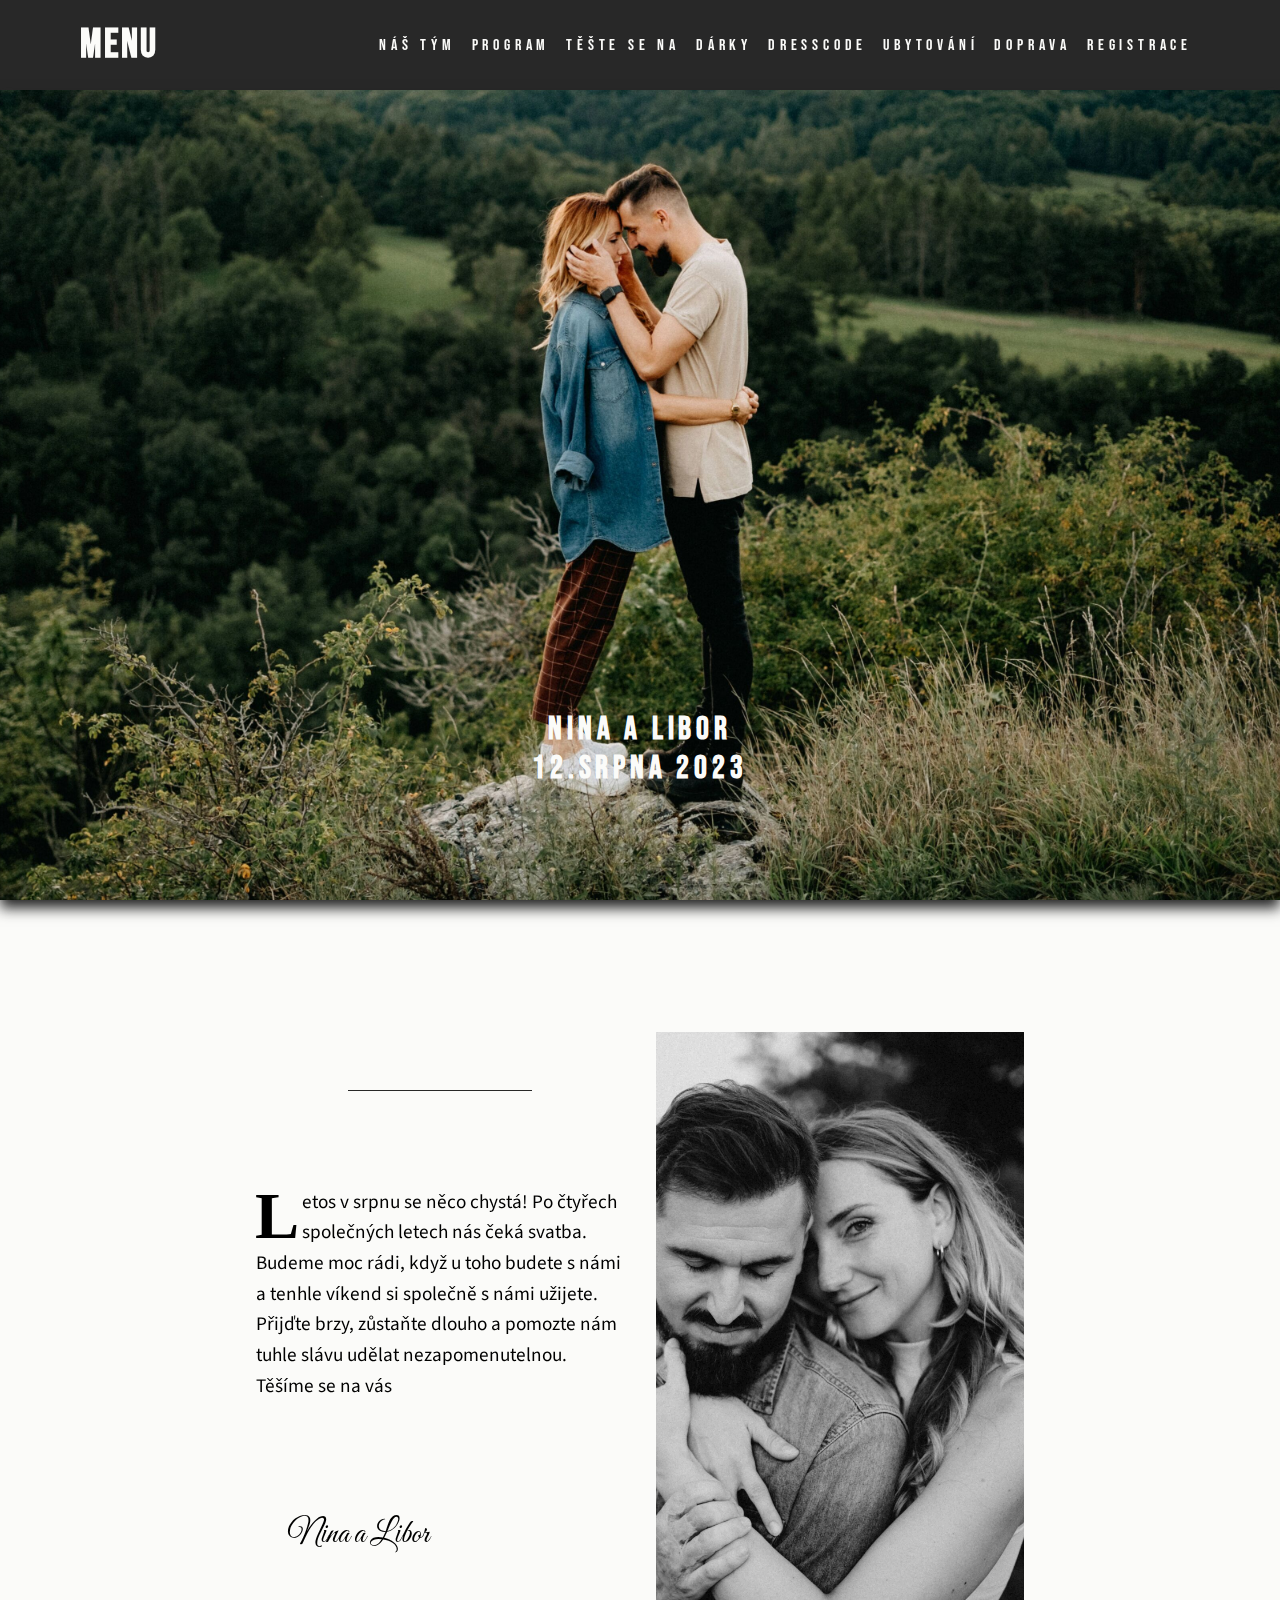
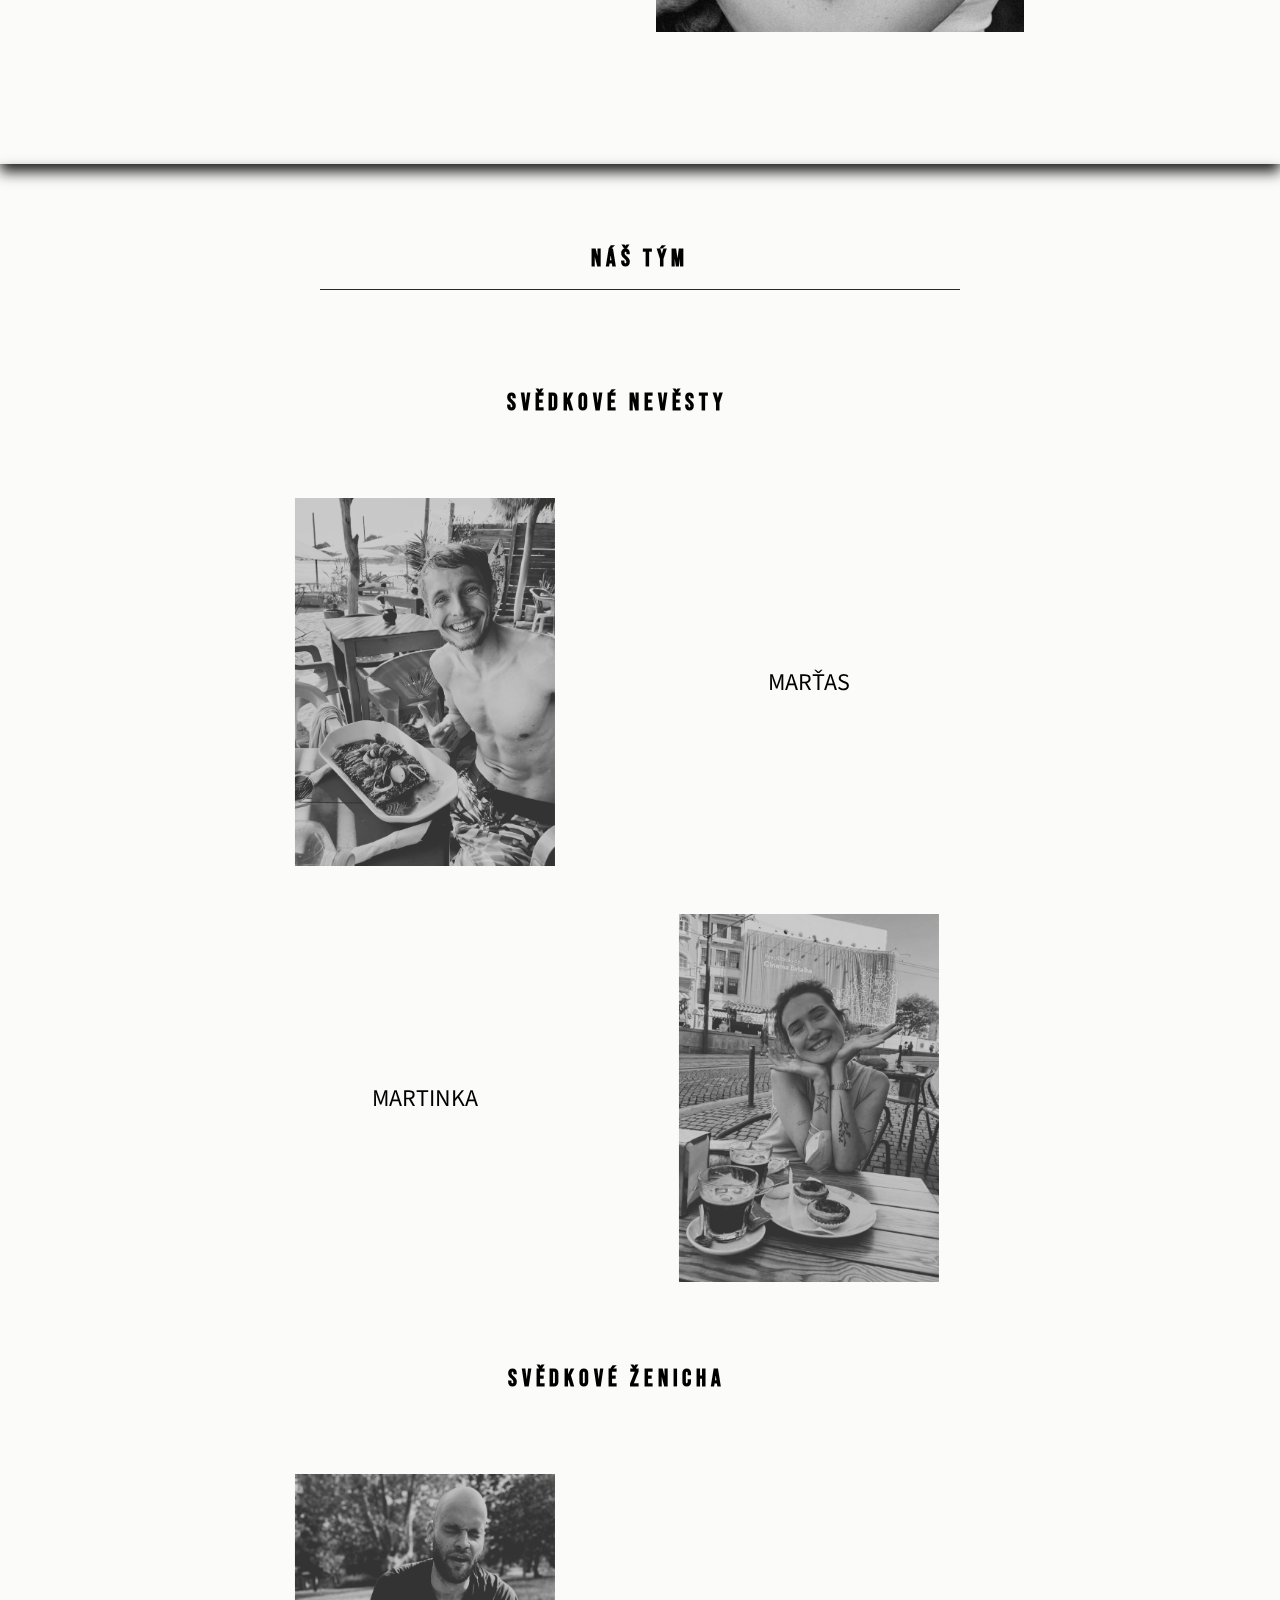
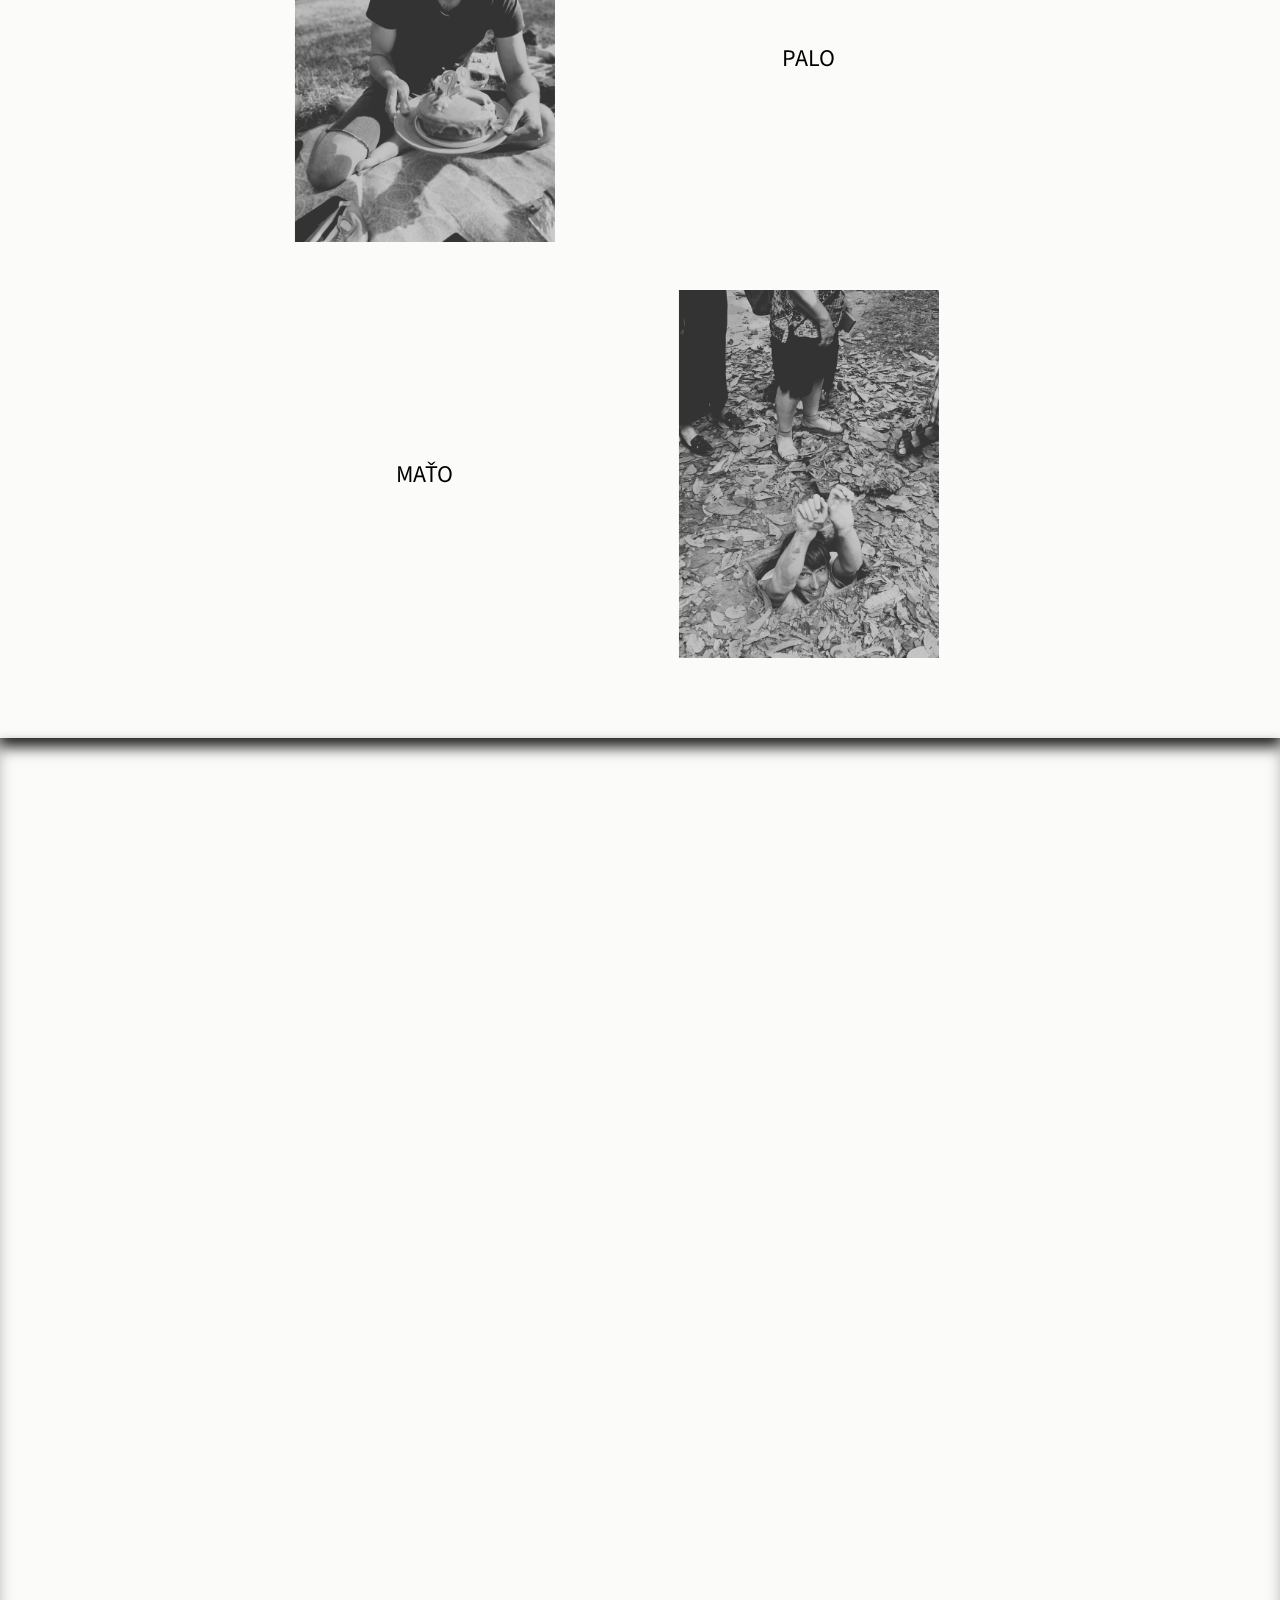
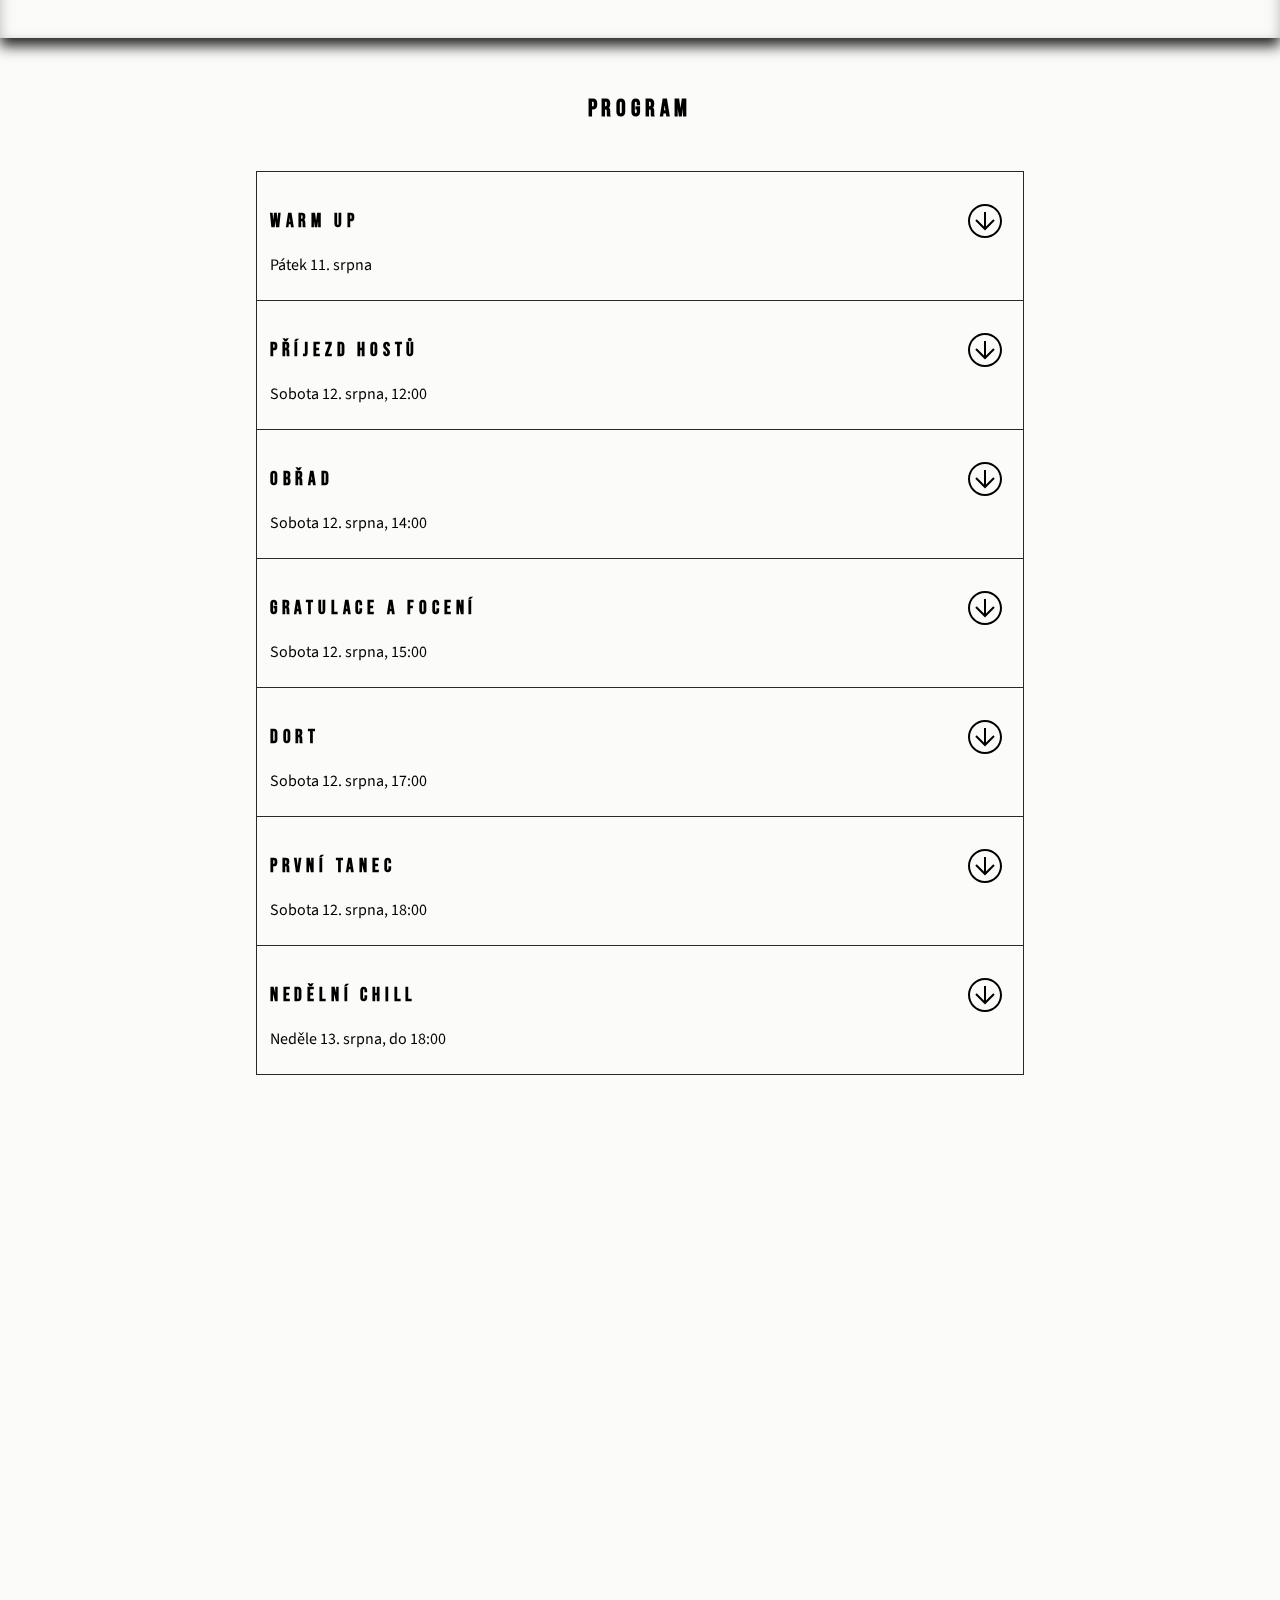
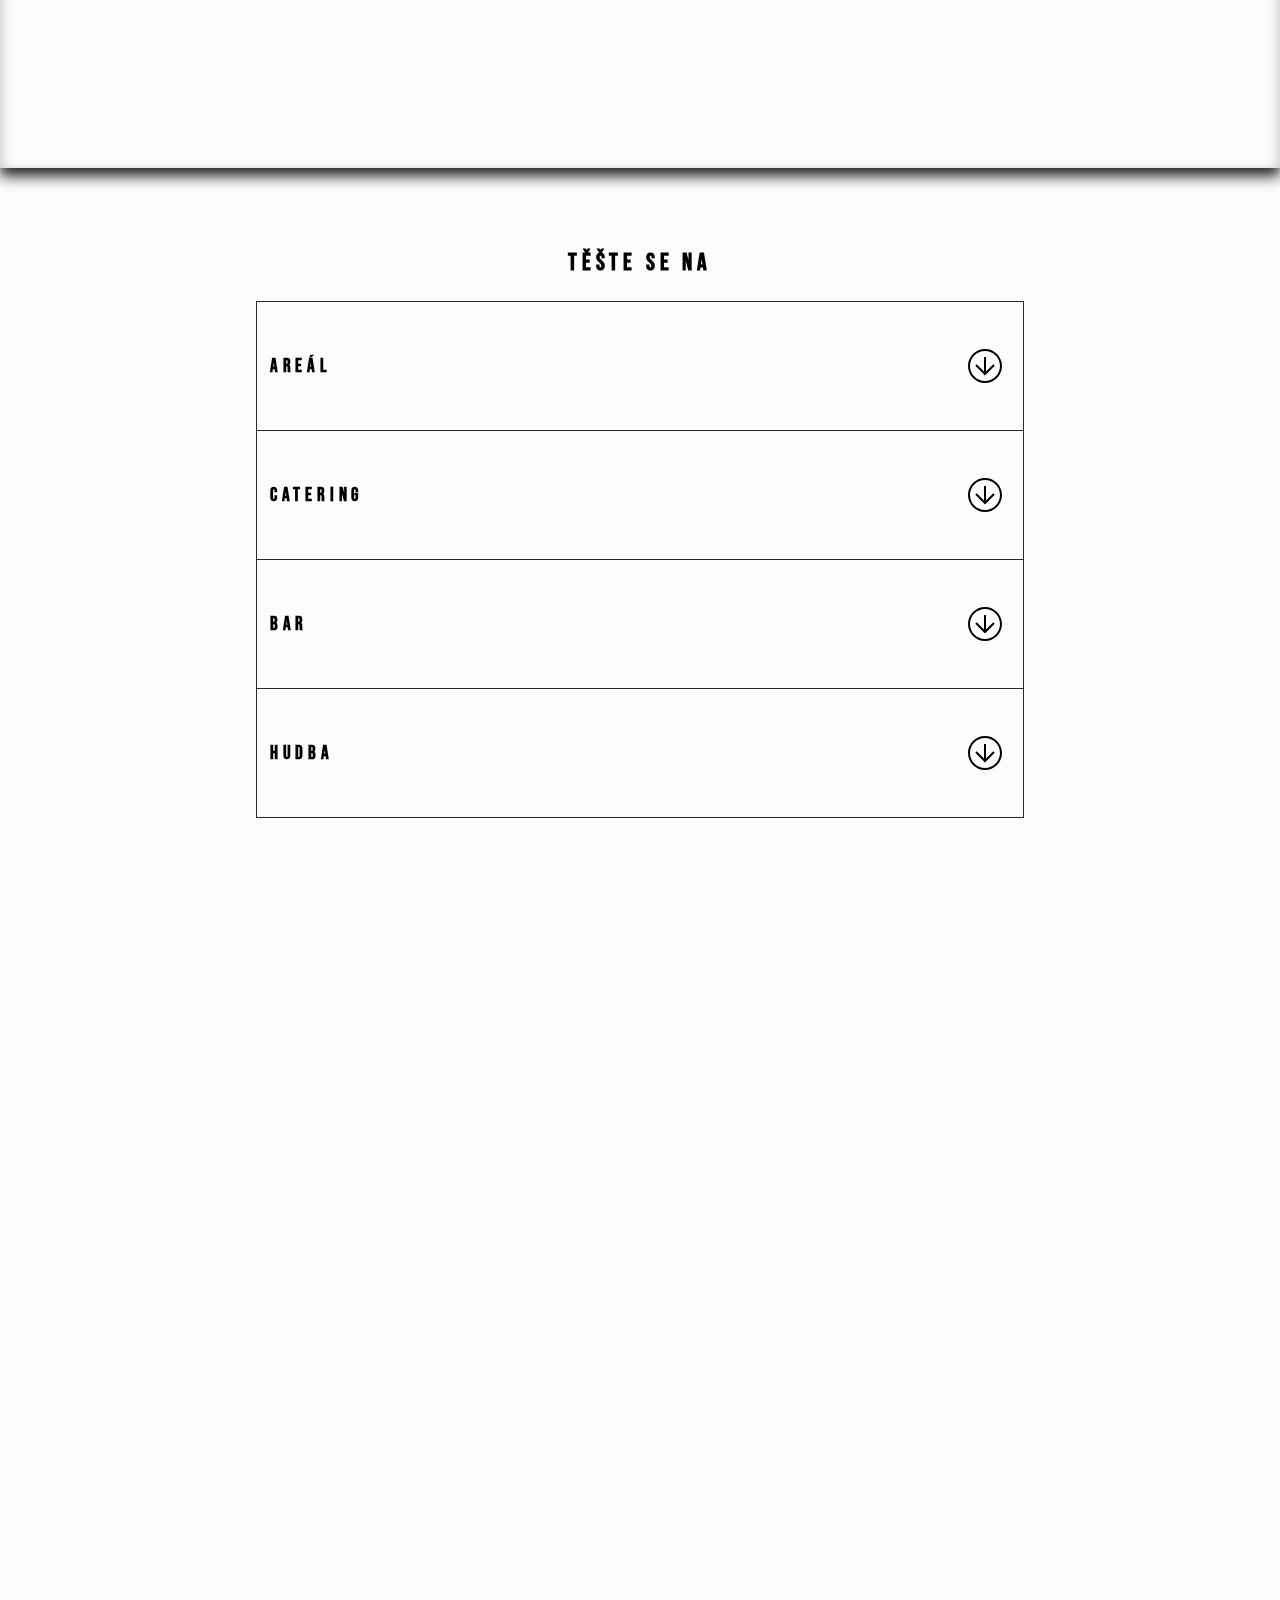
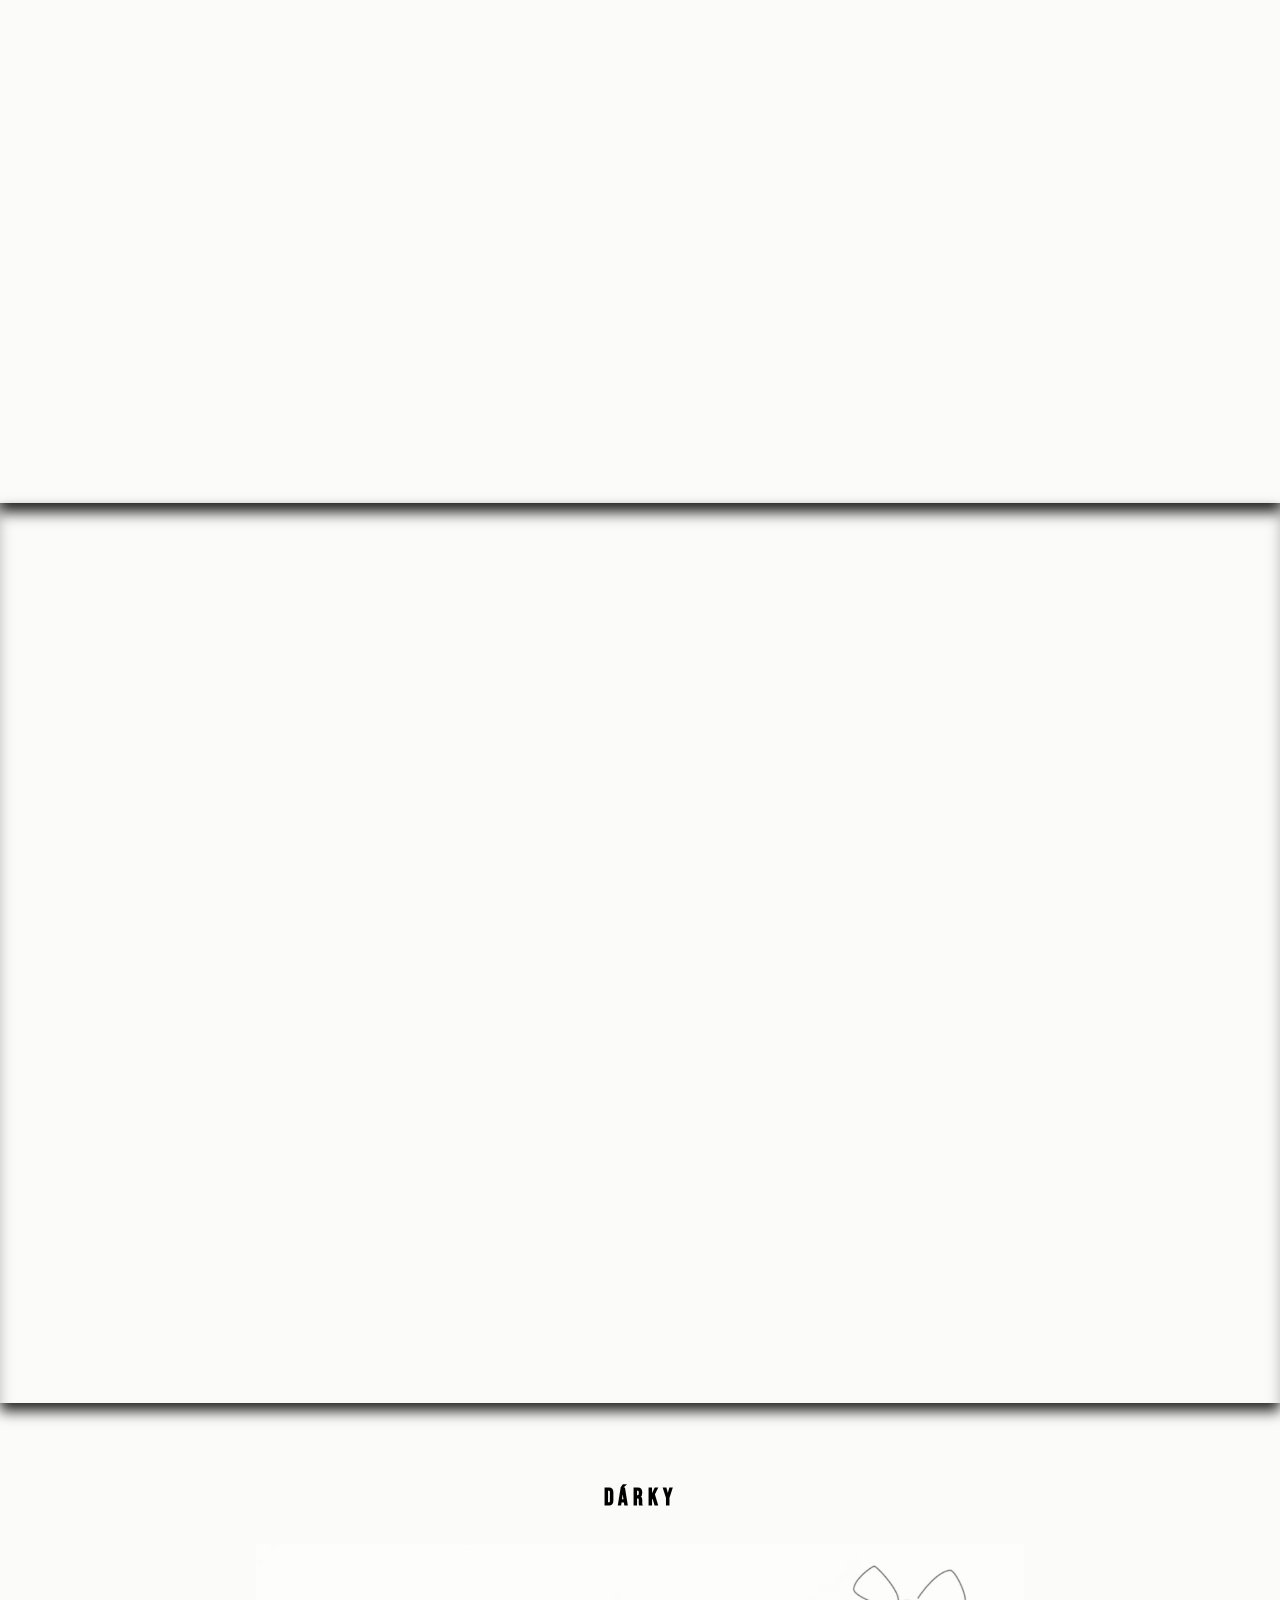
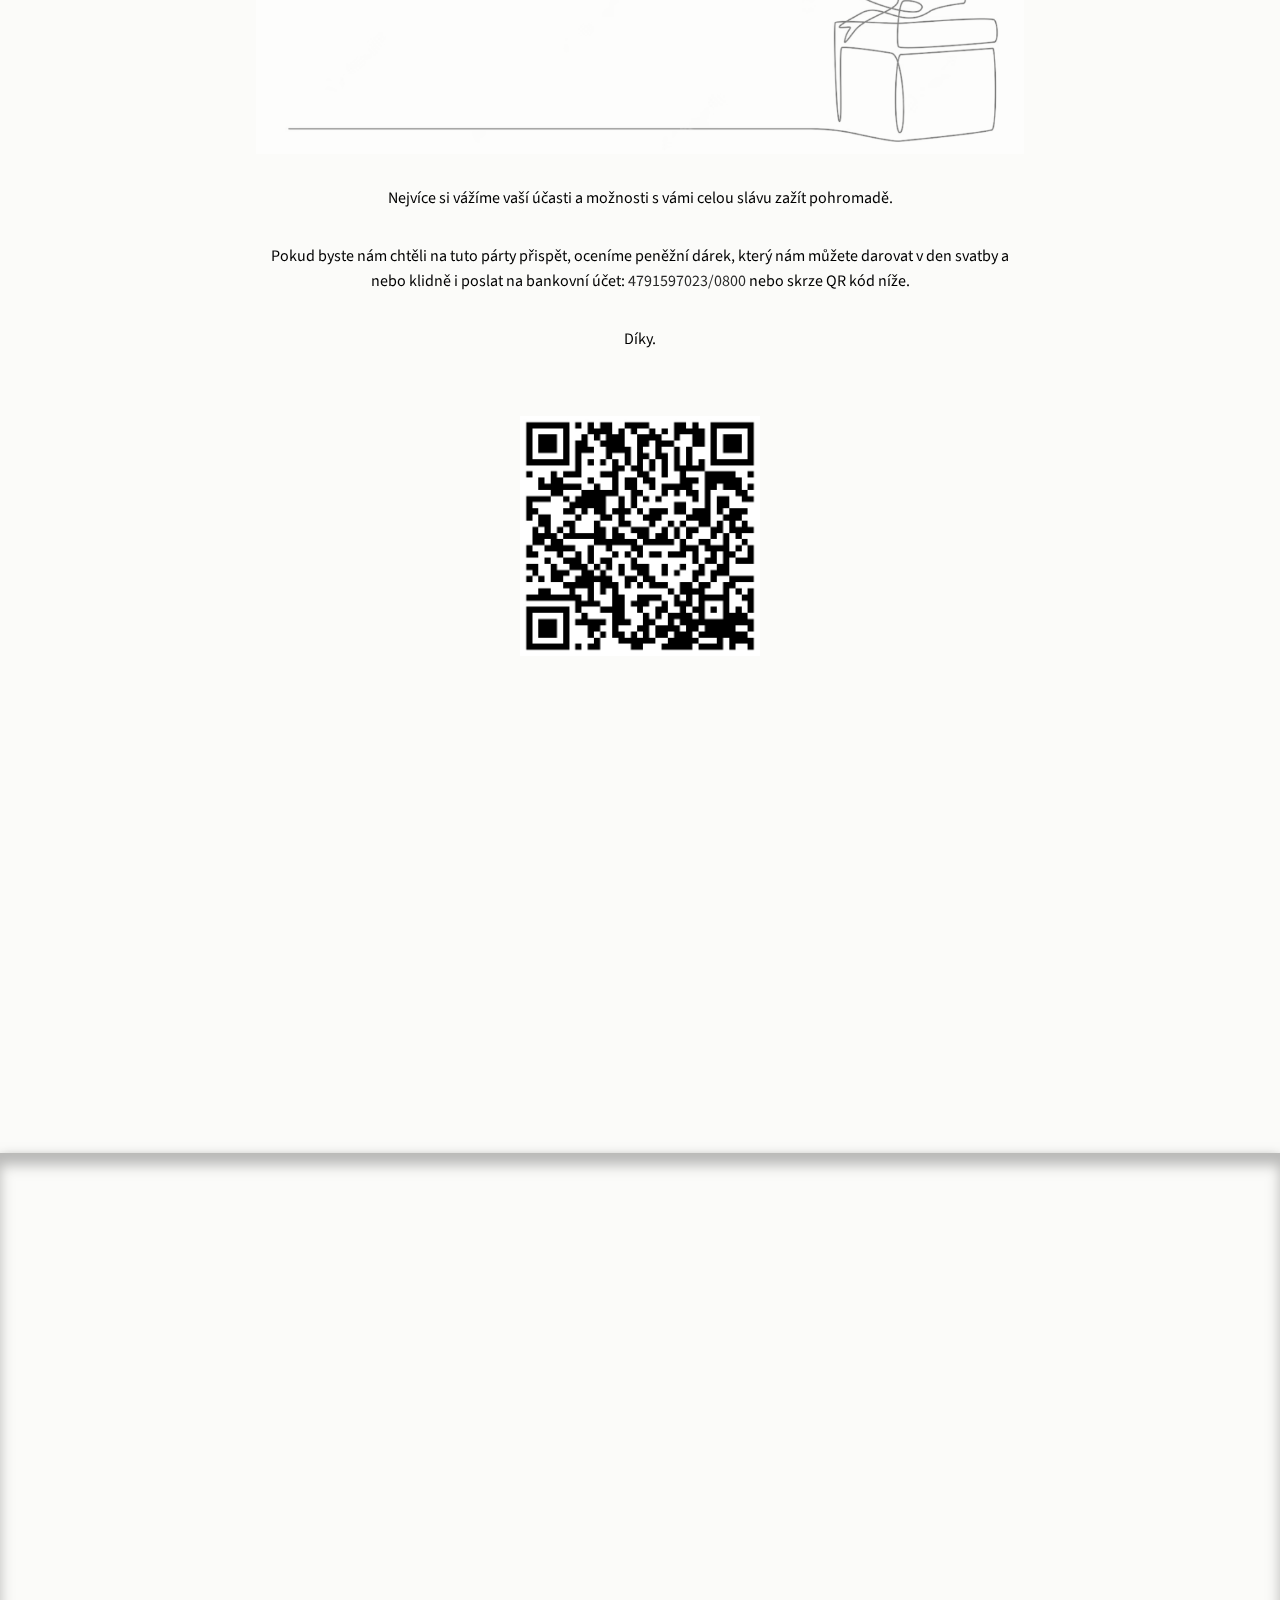
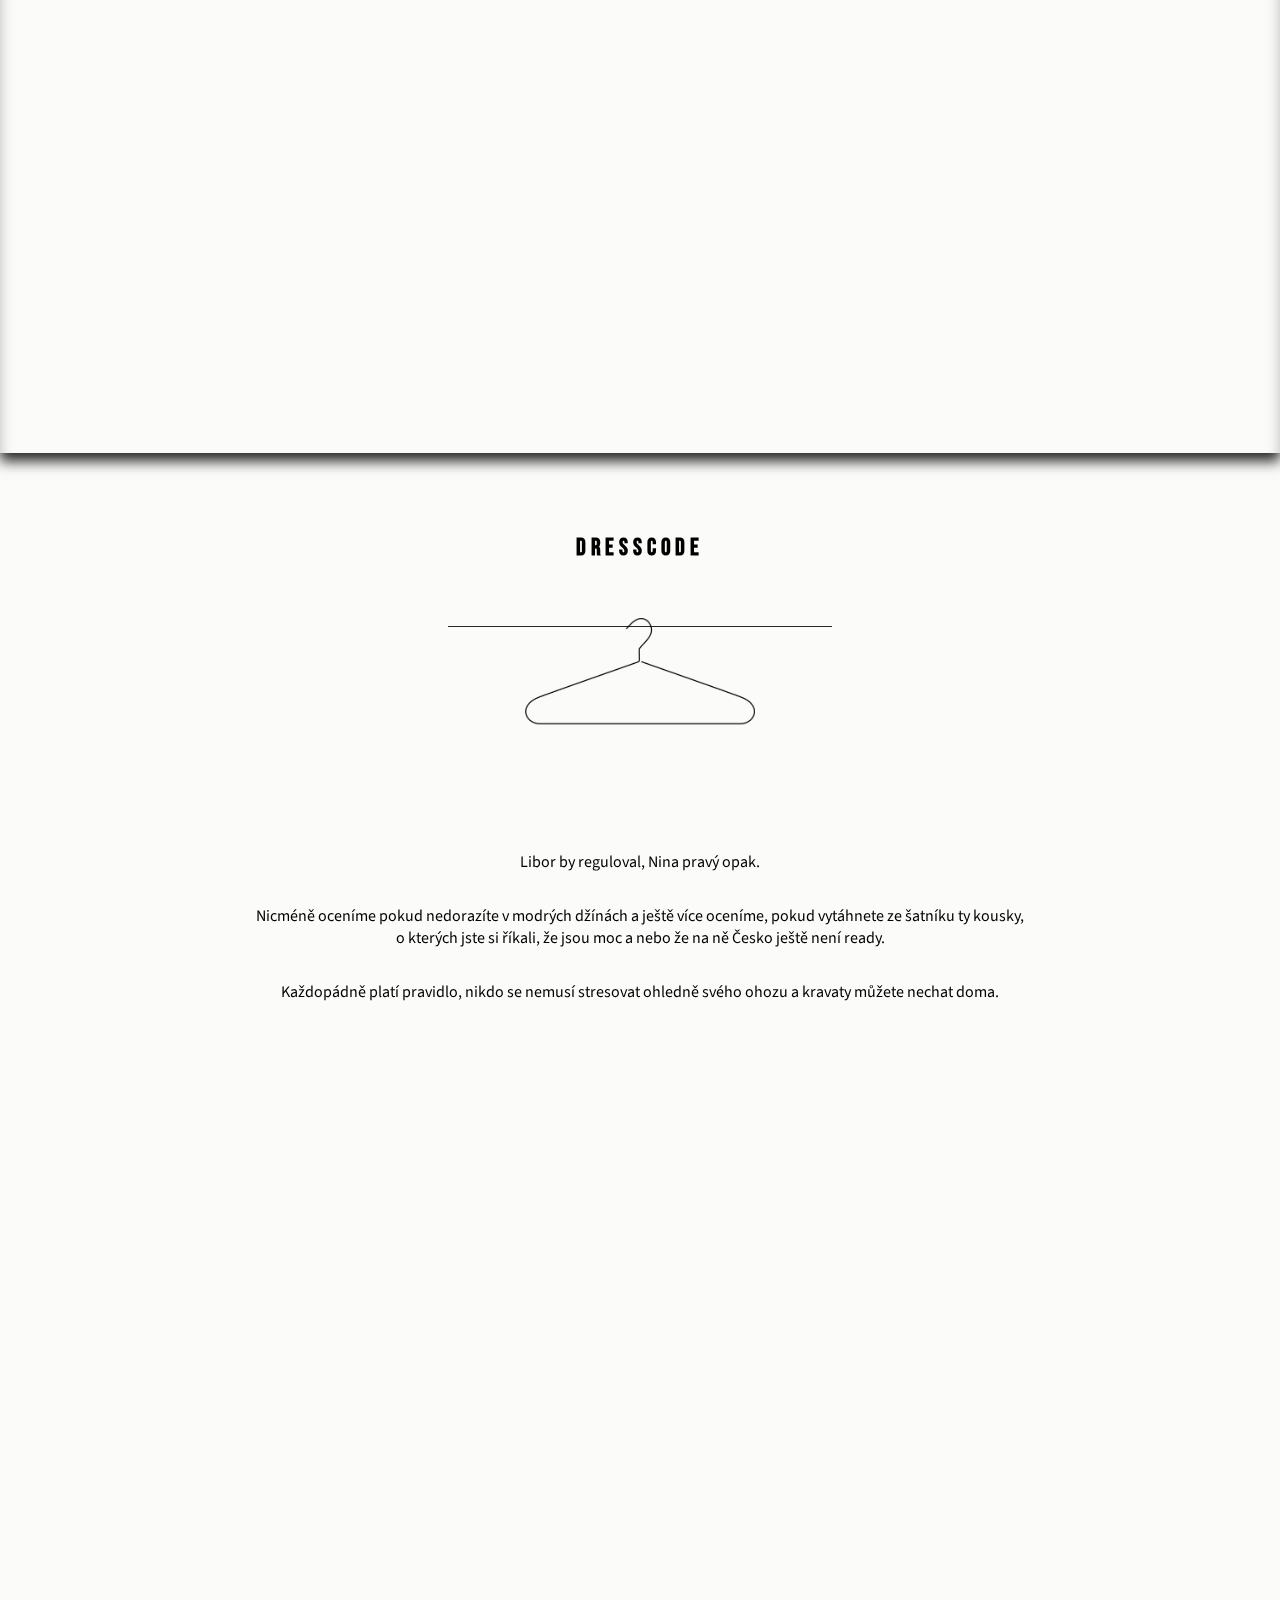
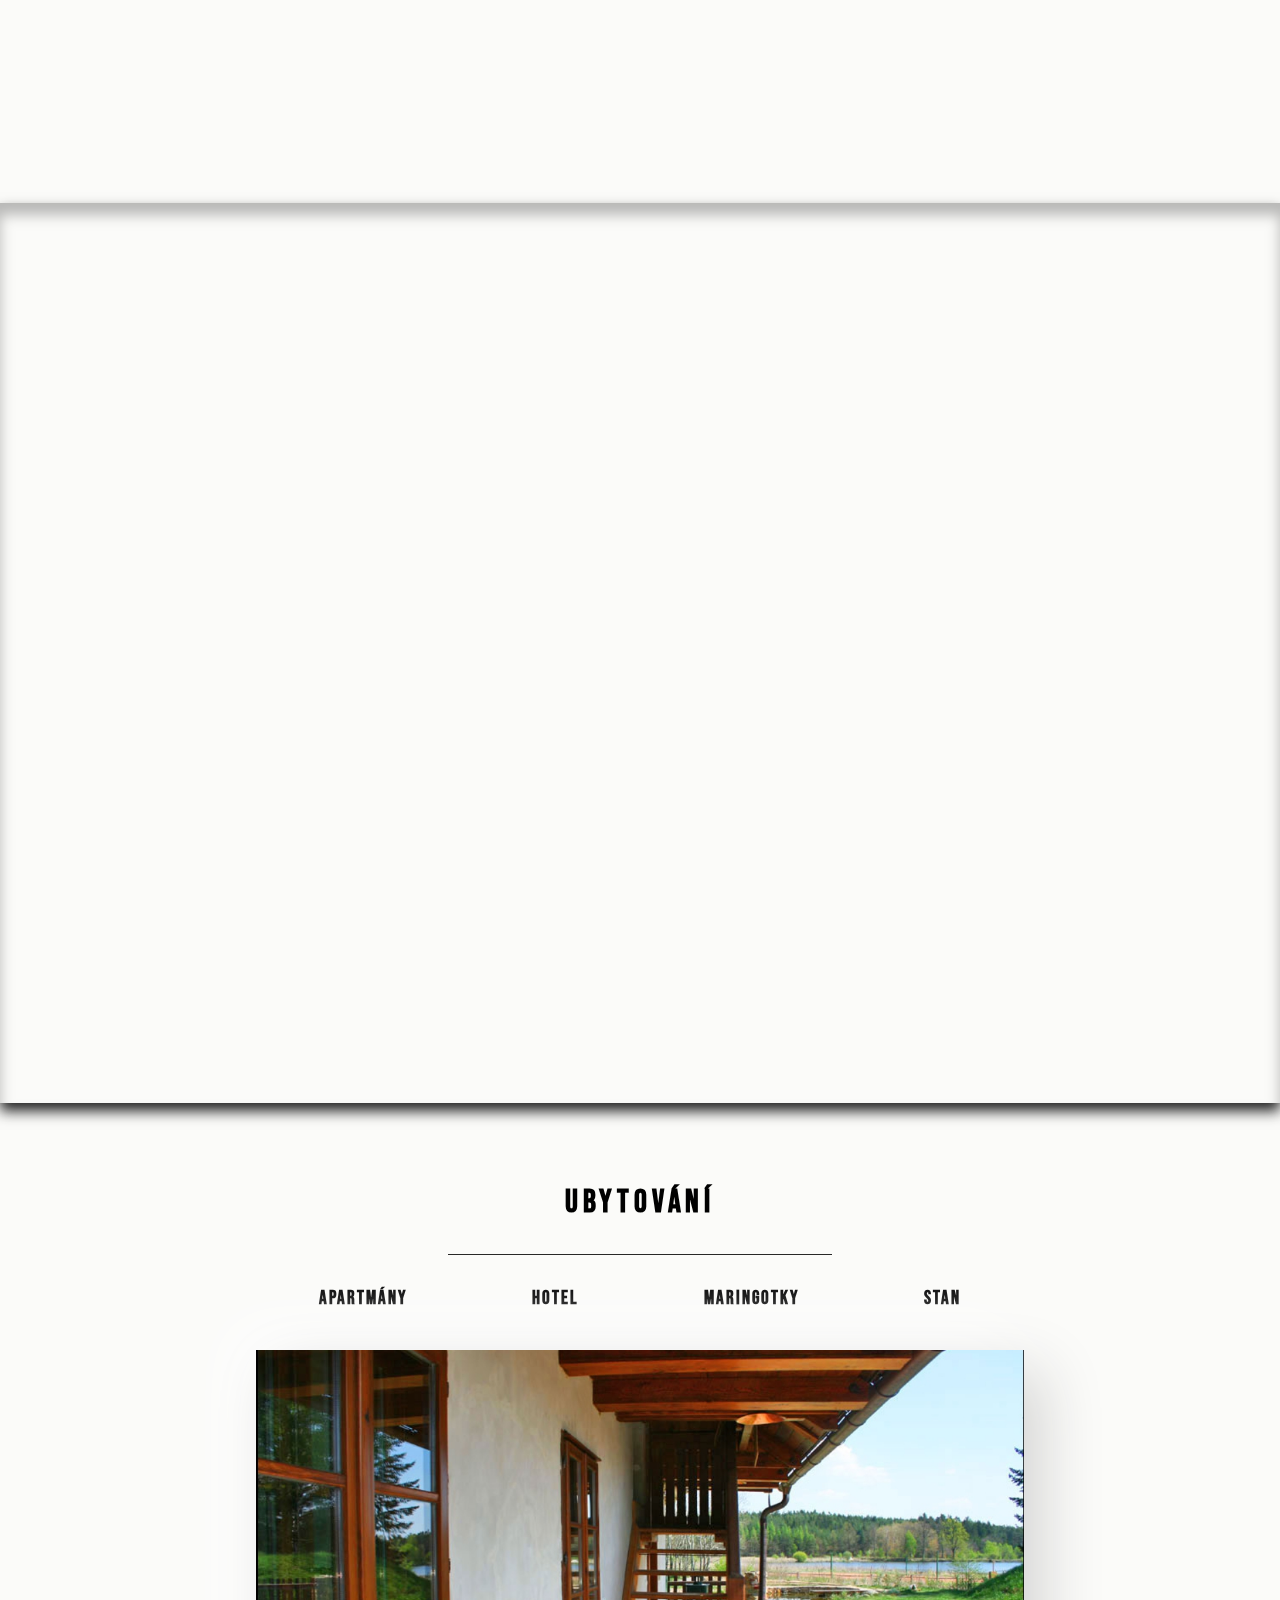
<file: index.html>
<!DOCTYPE html>
<html lang="en">
<head>
    <meta charset="UTF-8">
    <meta http-equiv="X-UA-Compatible" content="IE=edge">
    <meta name="viewport" content="width=device-width, initial-scale=1.0">
    <meta property="og:image" content="images/thumbnail-rsz.png">

    <link rel="stylesheet"  type="text/css" href="style.css">
    <link rel="icon" type="image/x-icon" href="/images/favicon.png">

    <title>Svatba - Nina a Libor</title>
</head>
<body>
    <header>
        <nav class="nav-bar">
            <a href="#" class="logo">Menu</a>

            <ul class="nav-menu">
                <li class="nav-item">
                    <a href="#nas-tym" class="nav-link">Náš tým</a>
                </li>
                <li class="nav-item">
                    <a href="#program" class="nav-link">Program</a>
                </li>
                <li class="nav-item">
                    <a href="#teste-se-na" class="nav-link">Těšte se na</a>
                </li>
                <li class="nav-item">
                    <a href="#darky" class="nav-link">Dárky</a>
                </li>
                <li class="nav-item">
                    <a href="#dresscode" class="nav-link">Dresscode</a>
                </li>
                <li class="nav-item">
                    <a href="#ubytovani" class="nav-link">Ubytování</a>
                </li>
                <li class="nav-item">
                    <a href="#doprava" class="nav-link">Doprava</a>
                </li>
                <li class="nav-item">
                    <a href="#registrace" class="nav-link">Registrace</a>
                </li>
                
            </ul>

            <div class="menu-btn">
                <div class="hamburger"></div>
            </div>

        </nav>

        <section class="hero-home">
            <div class="hero-content">
                <h1>Nina a Libor</h1>
                <h2>12.srpna 2023</h2>
            </div>
        </section>
    </header>

    <!-- CONTENT -->

    <main>
        <section class="prologue">
            <div class="content">
                <div class="prologue-grid-container">
                    <div class="prologue-text">
                        <span class="h-line"></span>
                        <p class="initial-letter"><span class="first-letter">L</span>etos v srpnu se něco chystá! Po čtyřech společných letech nás čeká svatba. Budeme moc rádi, když u toho budete s námi a tenhle víkend si společně s námi užijete. Přijďte brzy, zůstaňte dlouho a pomozte nám tuhle slávu udělat nezapomenutelnou. Těšíme se na vás</p>
                        <p class="signature">Nina a Libor</p>
                    </div>
                    <div class="prologue-image"></div>
                </div>
            </div>

        </section>

        <section class="our-team" id="nas-tym">
            <div class="content">
                <h2 class="team-heading">Náš tým</h2>
                <span class="h-line"></span>
                <div class="team-grid">
                    
                    <div class="grid-item bridesmen-heading">
                        <h2>Svědkové nevěsty</h2>
                    </div>
                    <div class="grid-item bridesman1">
        
                    </div>
                    <div class="grid-item name1">
                        <p class="martas">Marťas</p>
                        <p class="team-parag">Díťák je Niny dlouholetý kamarád, svědek a spolužák z gymplu, bývalý kolega z práce, DJ, Lechtal Master, parťák na cestování a teď už i soused. Byli spolu v Rakousku, Německu, Itálii, Slovinsku, na Ukrajině, v Chorvatsku, v Mexiku a taky na Kanárech. Vymetli spolu mnoho vrcholků kopců, ale také mnoho tanečních parketů. I když se kolem Niny a Martina svět tolikrát proměnil, pořád se mají nablízku.</p>
                        <div class="team-detail1">
                            <p class="team-detail-parag">Díťák je Niny dlouholetý kamarád, svědek a spolužák z gymplu, bývalý kolega z práce, DJ, Lechtal Master, parťák na cestování a teď už i soused. Byli spolu v Rakousku, Německu, Itálii, Slovinsku, na Ukrajině, v Chorvatsku, v Mexiku a taky na Kanárech. Vymetli spolu mnoho vrcholků kopců, ale také mnoho tanečních parketů. I když se kolem Niny a Martina svět tolikrát proměnil, pořád se mají nablízku.</p>
                        </div>
                    </div>
                    <div class=" grid-item bridesman2">

                    </div>
                    <div class="grid-item name2">
                        <p class="martinka">Martinka</p>
                        <p class="team-parag">Martinka není v Niny životě tak dlouho, jako Martin. Zakrojila se do něj ale o to intenzivněji. Je super kámoška, když je jí smutno, ale i když je ji hezky! Pro Ninu je inspirací svou schopností se pro ostatní rozkrájet, je to bojovnice, má sloní paměť, umí strašně dobře naslouchat a taky poradit. Niny doteď nevyřčený sen je strávit víkend v Martinky šatníku.</p>
                        <div class="team-detail2">
                            <p class="team-detail-parag">Martinka není v Niny životě tak dlouho, jako Martin. Zakrojila se do něj ale o to intenzivněji. Je super kámoška, když je jí smutno, ale i když je ji hezky! Pro Ninu je inspirací svou schopností se pro ostatní rozkrájet, je to bojovnice, má sloní paměť, umí strašně dobře naslouchat a taky poradit. Niny doteď nevyřčený sen je strávit víkend v Martinky šatníku..</p>
                        </div>
                    </div>

                    <div class="grid-item bestmen-heading">
                        <h2>Svědkové ženicha</h2>
                    </div>
                    <div class="grid-item bestman1">
        
                    </div>
                    <div class="grid-item name3">
                        <p class="palo">Palo</p>
                        <p class="team-parag">Libor do Palova života v plné parádě naběhl až při jejich pobytu v Bruselu. Pak se ho Palo už nezbavil. Po Liborově návratu z Belgie nabral vztah rychlé otáčky. První i druhé společné bydlení, první společná dovolená a poté i společný projektor. Z Palových sociálních kruhů vzešly dva dlouhodobé Liborovy vztahy. Všichni jsou rádi, že se povedl až ten druhý.</p>
                        <div class="team-detail3">
                            <p class="team-detail-parag">Libor do Palova života v plné parádě naběhl až při jejich pobytu v Bruselu. Pak se ho Palo už nezbavil. Po Liborově návratu z Belgie nabral vztah rychlé otáčky. První i druhé společné bydlení, první společná dovolená a poté i společný projektor. Z Palových sociálních kruhů vzešly dva dlouhodobé Liborovy vztahy. Všichni jsou rádi, že se povedl až ten druhý.</p>
                        </div>
                    </div>
                    <div class=" grid-item bestman2">

                    </div>
                    <div class="grid-item name4">
                        <p class="mato">Maťo</p>
                        <p class="team-parag">Začalo to cheeseburgerem na přednášce v prvním ročníku, pokračovalo to přes naslibovaný playstation na společné bydlení (nikdy nedodáno..) a trvá až dodnes. Ani s Ninou zatím Libor nestrávil po čtyřech letech vztahu tolik společného času jako s Maťem (společná škola, bydlení, cestování, plavání, trénování, fotbal, atd..). Maťo zná Libora skrz na skrz a pořád s ním tráví svůj volný čas, i když už daleko méně (asi ví proč…).</p>
                        <div class="team-detail4">
                            <p class="team-detail-parag">Začalo to cheeseburgerem na přednášce v prvním ročníku, pokračovalo to přes naslibovaný playstation na společné bydlení (nikdy nedodáno..) a trvá až dodnes. Ani s Ninou zatím Libor nestrávil po čtyřech letech vztahu tolik společného času jako s Maťem (společná škola, bydlení, cestování, plavání, trénování, fotbal, atd..). Maťo zná Libora skrz na skrz a pořád s ním tráví svůj volný čas, i když už daleko méně (asi ví proč…).</p>
                        </div>
                    </div>

                </div>
            </div>

        </section>

        <section class="hero">
            <div class="image1"></div>
        </section>

        <section class="schedule" id="program">
            <div class="content">
                <h2 class="schedule-heading">Program</h2>
                <div class="accordion-container">

                    <div class="accordion">
                        <div class="accordion-header">
                            <div class="accordion-heading">
                                <h3>Warm up</h3>
                                <svg xmlns="http://www.w3.org/2000/svg" width="50" height="50" viewBox="0 0 50 50"><path fill="currentColor" d="M25 42c-9.4 0-17-7.6-17-17S15.6 8 25 8s17 7.6 17 17s-7.6 17-17 17zm0-32c-8.3 0-15 6.7-15 15s6.7 15 15 15s15-6.7 15-15s-6.7-15-15-15z"/><path fill="currentColor" d="m25 34.4l-9.7-9.7l1.4-1.4l8.3 8.3l8.3-8.3l1.4 1.4z"/><path fill="currentColor" d="M24 16h2v17h-2z"/></svg>
                            </div>
                            <p>Pátek 11. srpna</p>
                        </div>
                        <!-- JavaScript part -->
                        <div class="accordion-content">
                            <!-- <div class="warmup-img"></div> -->
                            <p>Stavění stage a aparatury, nachystat bar a trochu pošolíchat výzdobu, ale žádná tvrdá práce. Budeme rádi když s námi strávíte i páteční den a večer. Už v pátek na vás bude samozřejmě čekat naražený sud.</p>
                        </div>
                        <!-- JavaScript part ends here-->
                    </div>                    
                   
                    <div class="accordion">
                        <div class="accordion-header">
                            <div class="accordion-heading">
                                <h3>Příjezd hostů</h3>
                                <svg xmlns="http://www.w3.org/2000/svg" width="50" height="50" viewBox="0 0 50 50"><path fill="currentColor" d="M25 42c-9.4 0-17-7.6-17-17S15.6 8 25 8s17 7.6 17 17s-7.6 17-17 17zm0-32c-8.3 0-15 6.7-15 15s6.7 15 15 15s15-6.7 15-15s-6.7-15-15-15z"/><path fill="currentColor" d="m25 34.4l-9.7-9.7l1.4-1.4l8.3 8.3l8.3-8.3l1.4 1.4z"/><path fill="currentColor" d="M24 16h2v17h-2z"/></svg>
                            </div>
                            <p>Sobota 12. srpna, 12:00</p>
                        </div>
                        <!-- JavaScript part -->
                        <div class="accordion-content">
                            <!-- <div class="arrival-img"></div> -->
                            <p>Po poledni očekáváme hlavní příjezd hostů. Někteří zamíří nejprve do hotelu v Plané nad Lužnicí, kde na ně bude čekat odvoz do areálu. Ostatní hosté, kteří budou ubytováni přímo v areálu, dorazí a zaparkují přímo na místě. Před obřadem se můžete těšit na drobné občerstvení, něco ostřejšího k pití a k tomu i dobrý hudební doprovod.</p>
                        </div>
                        <!-- JavaScript part ends here-->
                    </div>
            
                    <div class="accordion">
                        <div class="accordion-header">
                            <div class="accordion-heading">
                                <h3>Obřad</h3>
                                <svg xmlns="http://www.w3.org/2000/svg" width="50" height="50" viewBox="0 0 50 50"><path fill="currentColor" d="M25 42c-9.4 0-17-7.6-17-17S15.6 8 25 8s17 7.6 17 17s-7.6 17-17 17zm0-32c-8.3 0-15 6.7-15 15s6.7 15 15 15s15-6.7 15-15s-6.7-15-15-15z"/><path fill="currentColor" d="m25 34.4l-9.7-9.7l1.4-1.4l8.3 8.3l8.3-8.3l1.4 1.4z"/><path fill="currentColor" d="M24 16h2v17h-2z"/></svg>
                            </div>
                            <p>Sobota 12. srpna, 14:00</p>
                            
                        </div>
                        <!-- JavaScript part -->
                        <div class="accordion-content">
                            <!-- <div class="ceremony-img"></div> -->
                            <p>Ve dvě hodiny odpoledne jdeme na to! Co k tomu dodat. Pevně věříme, že se nic nepokazí. Každopádně kapesníky s sebou. Deštníky snad potřeba nebudou.</p>
                            
                        </div>
                        <!-- JavaScript part ends here-->
                    </div>
            
                    <div class="accordion">
                        <div class="accordion-header">
                            <div class="accordion-heading">
                                <h3>Gratulace a focení</h3>
                                <svg xmlns="http://www.w3.org/2000/svg" width="50" height="50" viewBox="0 0 50 50"><path fill="currentColor" d="M25 42c-9.4 0-17-7.6-17-17S15.6 8 25 8s17 7.6 17 17s-7.6 17-17 17zm0-32c-8.3 0-15 6.7-15 15s6.7 15 15 15s15-6.7 15-15s-6.7-15-15-15z"/><path fill="currentColor" d="m25 34.4l-9.7-9.7l1.4-1.4l8.3 8.3l8.3-8.3l1.4 1.4z"/><path fill="currentColor" d="M24 16h2v17h-2z"/></svg>
                            </div>
                            <p>Sobota 12. srpna, 15:00</p>
                            
                        </div>
                        <!-- JavaScript part -->
                        <div class="accordion-content">
                            <!-- <div class="photoshoot-img"></div> -->
                            <p>Hned po obřadu nám můžete pogratulovat a následovat bude focení - s námi i bez nás.</p>
                        </div>
                        <!-- JavaScript part ends here-->
                    </div>

                    <div class="accordion">
                        <div class="accordion-header">
                            <div class="accordion-heading">
                                <h3>Dort</h3>
                                <svg xmlns="http://www.w3.org/2000/svg" width="50" height="50" viewBox="0 0 50 50"><path fill="currentColor" d="M25 42c-9.4 0-17-7.6-17-17S15.6 8 25 8s17 7.6 17 17s-7.6 17-17 17zm0-32c-8.3 0-15 6.7-15 15s6.7 15 15 15s15-6.7 15-15s-6.7-15-15-15z"/><path fill="currentColor" d="m25 34.4l-9.7-9.7l1.4-1.4l8.3 8.3l8.3-8.3l1.4 1.4z"/><path fill="currentColor" d="M24 16h2v17h-2z"/></svg>
                            </div>
                            <p>Sobota 12. srpna, 17:00</p>
                            
                        </div>
                        <!-- JavaScript part -->
                        <div class="accordion-content">
                            <!-- <div class="cake-img"></div> -->
                            <p>Dort bude! A v pět ho rozkrojíme. Jsme rádi, že do toho Nika s námi jde a těšíme se co vykouzlí.</p>
                            
                        </div>
                        <!-- JavaScript part ends here-->
                    </div>

                    <div class="accordion">
                        <div class="accordion-header">
                            <div class="accordion-heading">
                                <h3>První tanec</h3>
                                <svg xmlns="http://www.w3.org/2000/svg" width="50" height="50" viewBox="0 0 50 50"><path fill="currentColor" d="M25 42c-9.4 0-17-7.6-17-17S15.6 8 25 8s17 7.6 17 17s-7.6 17-17 17zm0-32c-8.3 0-15 6.7-15 15s6.7 15 15 15s15-6.7 15-15s-6.7-15-15-15z"/><path fill="currentColor" d="m25 34.4l-9.7-9.7l1.4-1.4l8.3 8.3l8.3-8.3l1.4 1.4z"/><path fill="currentColor" d="M24 16h2v17h-2z"/></svg>
                            </div>
                            <p>Sobota 12. srpna, 18:00</p>
                            
                        </div>
                        <!-- JavaScript part -->
                        <div class="accordion-content">
                            <!-- <div class="dance-img"></div> -->
                            <p>Sami ještě nevíme, jak tohle pojmeme...</p>
                            
                        </div>
                        <!-- JavaScript part ends here-->
                    </div>

                    <div class="accordion">
                        <div class="accordion-header">
                            <div class="accordion-heading">
                                <h3>Nedělní chill</h3>
                                <svg xmlns="http://www.w3.org/2000/svg" width="50" height="50" viewBox="0 0 50 50"><path fill="currentColor" d="M25 42c-9.4 0-17-7.6-17-17S15.6 8 25 8s17 7.6 17 17s-7.6 17-17 17zm0-32c-8.3 0-15 6.7-15 15s6.7 15 15 15s15-6.7 15-15s-6.7-15-15-15z"/><path fill="currentColor" d="m25 34.4l-9.7-9.7l1.4-1.4l8.3 8.3l8.3-8.3l1.4 1.4z"/><path fill="currentColor" d="M24 16h2v17h-2z"/></svg>
                            </div>
                            <p>Neděle 13. srpna, do 18:00</p>
                            
                        </div>
                        <!-- JavaScript part -->
                        <div class="accordion-content">
                            <!-- <div class="chill-img"></div> -->
                            <p>V areálu můžeme zůstat až do nedělního večera, takže ráno domů spěchat nemusíte. Naopak budeme rádi, když tam s námi ještě pobudete. Na místě je fajn biotop na koupání, tak ho pojďme vytěžit.</p>
                        </div>
                        <!-- JavaScript part ends here-->
                    </div>
                </div>
                
            </div>
        
        </section>

        <section class="hero">
            <div class="image2"></div>
        </section>



        <section class="fun" id="teste-se-na">
            <div class="content">
                <h2 class="fun-heading">Těšte se na</h2>
                <div class="accordion-container">

                    <div class="accordion">
                        <div class="accordion-header">
                            <div class="accordion-heading">
                                <h3>Areál</h3>
                                <svg xmlns="http://www.w3.org/2000/svg" width="50" height="50" viewBox="0 0 50 50"><path fill="currentColor" d="M25 42c-9.4 0-17-7.6-17-17S15.6 8 25 8s17 7.6 17 17s-7.6 17-17 17zm0-32c-8.3 0-15 6.7-15 15s6.7 15 15 15s15-6.7 15-15s-6.7-15-15-15z"/><path fill="currentColor" d="m25 34.4l-9.7-9.7l1.4-1.4l8.3 8.3l8.3-8.3l1.4 1.4z"/><path fill="currentColor" d="M24 16h2v17h-2z"/></svg>
                            </div>
                        </div>
                        <!-- JavaScript part -->
                        <div class="accordion-content">
                            <div class="area-img"></div>
                            <ol class="area-desc">
                                <li>Parkování</li>
                                <li>Apartmány</li>
                                <li>Stodola stage</li>
                                <li>Main stage - bar, jídlo, hudba</li>
                                <li>Biotop</li>
                                <li>WC a sprchy</li>
                                <li>Obřad</li>
                                <li>Ohniště</li>
                                <li>Maringotky</li>
                                <li>Stanové městečko</li>
                                <li>Rybník</li>
                            </ol>
                            <p>Samota u houpacího koně je členitý areál s rybníkem, stodolou a biotopem na koupání, takže plavky s sebou! Pro lepší orientaci přikládáme mapku.</p>
                        </div>
                        <!-- JavaScript part ends here-->
                    </div>
            
                
                    <div class="accordion">
                        <div class="accordion-header">
                            <div class="accordion-heading">
                                <h3>Catering</h3>
                                <svg xmlns="http://www.w3.org/2000/svg" width="50" height="50" viewBox="0 0 50 50"><path fill="currentColor" d="M25 42c-9.4 0-17-7.6-17-17S15.6 8 25 8s17 7.6 17 17s-7.6 17-17 17zm0-32c-8.3 0-15 6.7-15 15s6.7 15 15 15s15-6.7 15-15s-6.7-15-15-15z"/><path fill="currentColor" d="m25 34.4l-9.7-9.7l1.4-1.4l8.3 8.3l8.3-8.3l1.4 1.4z"/><path fill="currentColor" d="M24 16h2v17h-2z"/></svg>
                            </div>
                        </div>
                        <!-- JavaScript part -->
                        <div class="accordion-content">
                            <div class="catering-img"></div>
                            <p>Jídlo na náš svatební víkend zajistí milované Kro. Podnik, který si získal srdce snad každého z nás. Velká část menu bude vegetariánská, ale milovníci masa si určitě přijdou také na své. Připravte se na pořádnou nálož chutí.</p>
                        </div>
                        <!-- JavaScript part ends here-->
                    </div>
            
                    <div class="accordion">
                        <div class="accordion-header">
                            <div class="accordion-heading">
                                <h3>Bar</h3>
                                <svg xmlns="http://www.w3.org/2000/svg" width="50" height="50" viewBox="0 0 50 50"><path fill="currentColor" d="M25 42c-9.4 0-17-7.6-17-17S15.6 8 25 8s17 7.6 17 17s-7.6 17-17 17zm0-32c-8.3 0-15 6.7-15 15s6.7 15 15 15s15-6.7 15-15s-6.7-15-15-15z"/><path fill="currentColor" d="m25 34.4l-9.7-9.7l1.4-1.4l8.3 8.3l8.3-8.3l1.4 1.4z"/><path fill="currentColor" d="M24 16h2v17h-2z"/></svg>
                            </div>
                        </div>
                        <!-- JavaScript part -->
                        <div class="accordion-content">
                            <div class="bar-img"></div>
                            <p>Hlavní slovo za barem bude mít Metoděj - čaroděj z Waidu, který pro vás se svým týmem připraví drinky, bude vám nalévat prosecco nebo rozdá panáky. Případně vám připraví i filtrované kafe. Pivko, víno, prosecco, nealko, kafe a mraky pálenky bude k dispozici formou all you can drink. Za míchané drinky vás poprosíme o malý příspěvek, a to pomocí QR kódu nebo hotovostí - 50 kaček za jeden drinčík.</p>
                        </div>
                        <!-- JavaScript part ends here-->
                    </div>

                    <div class="accordion">
                        <div class="accordion-header">
                            <div class="accordion-heading">
                                <h3>Hudba</h3>
                                <svg xmlns="http://www.w3.org/2000/svg" width="50" height="50" viewBox="0 0 50 50"><path fill="currentColor" d="M25 42c-9.4 0-17-7.6-17-17S15.6 8 25 8s17 7.6 17 17s-7.6 17-17 17zm0-32c-8.3 0-15 6.7-15 15s6.7 15 15 15s15-6.7 15-15s-6.7-15-15-15z"/><path fill="currentColor" d="m25 34.4l-9.7-9.7l1.4-1.4l8.3 8.3l8.3-8.3l1.4 1.4z"/><path fill="currentColor" d="M24 16h2v17h-2z"/></svg>
                            </div>
                        </div>
                        <!-- JavaScript part -->
                        <div class="accordion-content">
                            <div class="music-img"></div>
                            <p>DJs budou hrát celý den, doufáme, že snad i celý víkend!</p>
                                <ul>
                                    <li>SJ Yellow & TMK</li>
                                    <li>St.Daniel</li>
                                    <li>Matwe</li>
                                    <li>a zástupci z labelů Black Canvas a Weltraum - zde je vše ještě v procesu</li>
                                </ul>
                                
                        </div>
                        <!-- JavaScript part ends here-->
                    </div>
                </div>
            </div>
        </section>

        <section class="hero">
            <div class="image3"></div>
        </section>        

        <section class="gifts" id="darky">
            <div class="content">
                <div class="gifts-anounce">
                    
                    <h2>Dárky</h2>
                    
                    <!-- <span class="h-line"></span> -->
                    <img src="images/gift.png" alt="gift" class="gift-img">
                    
                    <p>Nejvíce si vážíme vaší účasti a možnosti s vámi celou slávu zažít pohromadě. </p>
                    <p>Pokud byste nám chtěli na tuto párty přispět, oceníme peněžní dárek, který nám můžete darovat v den svatby a nebo klidně i poslat na bankovní účet: <span class="bank-account">4791597023/0800</span> nebo skrze QR kód níže.</p>
                    <p>Díky.</p>
                    <div class="qr"></div>
                </div>
            </div>
        </section>

        <section class="hero">
            <div class="image4"></div>
        </section>

        <section class="dresscode" id="dresscode">
            <div class="content">
                <div class="dresscode-content">
                    <h2>Dresscode</h2>
                        <span class="h-line"></span>
                        <img src="images/hanger.png" class="hanger"  lt="">
                    <div class="dresscode-text">
                    <p>Libor by reguloval, Nina pravý opak.</p>
                    <p>Nicméně oceníme pokud nedorazíte v modrých džínách a ještě více oceníme, pokud vytáhnete ze šatníku ty kousky, o kterých jste si říkali, že jsou moc a nebo že na ně Česko ještě není ready.</p>
                    <p>Každopádně platí pravidlo, nikdo se nemusí stresovat ohledně svého ohozu a kravaty můžete nechat doma.</p>
                    </div>
                </div>
            </div>
        </section>        

        <section class="hero">
            <div class="image5"></div>
        </section>

        <section class="accomodation" id="ubytovani">
            <div class="content">
                <div class="accomodation-container">
                    <h2>Ubytování</h2>
                    <span class="h-line"></span>
                    <div class="accomodation-choice">
                        <h3 class="apartman-heading acco-heading">Apartmány</h3>
                        <h3 class="hotel-heading acco-heading">Hotel</h3>
                        <h3 class="chatky-heading acco-heading">Maringotky</h3>
                        <h3 class="stan-heading acco-heading">Stan</h3>   
                    </div>
                    <div class="accomodation-card apartman">
                        <div class="acco-image1"></div>
                        <div class="accomodation-info">
                            <h3>Apartmány</h3>
                            <address>Samota u houpacího koně, Zhoř u Tábora 31, 390 02</address>
                            <p>Apartmány budou primárně alokovány  pro rodinu, příbuzenstvo a svědky. Nicméně jich pár zbyde i pro kamarády, kteří jsou ochotni spát na matracích, karimatkách nebo případně ve větším počtu na pokoji.</p>
                        </div>
                    </div>

                    <div class="accomodation-card hotel">
                        <div class="acco-image2"></div>
                        <div class="accomodation-info">
                            <h3>Hotel Lužnice</h3>
                            <address>ČSLA 41, 391 11 Planá nad Lužnicí</address>
                            <p>K dispozici je cca padesát míst v Hotelu Lužnice, který je asi čtyři kilometry od místa svatby. Pokoje jsou single, double a nebo větší po čtyřech. Budou k dispozici auta, která vás dovezou v sobotu na místo svatby a pak odpoledne/večer/v noci zpět na hotel.</p>
                        </div>
                    </div>

                    <div class="accomodation-card chatky">
                        <div class="acco-image4"></div>
                        <div class="accomodation-info">
                            <h3>Maringotky</h3>
                            <address>Areál Samoty u houpacího koně, Zhoř u Tábora 31, 390 02</address>
                            <p>K dispozici jsou dvě Maringotky. Varianta něco mezi stanem a apartmánem. Jedna má místo pro tři lidi na postelích a další případně na karimatkách. V  té druhé se vyspí lidí deset na karimatkách, žádné postele zde totiž nejsou.</p>
                        </div>
                    </div>

                    <div class="accomodation-card stan">
                        <div class="acco-image5"></div>
                        <div class="accomodation-info">
                            <h3>Stan nebo auto</h3>
                            <address>Areál Samoty u houpacího koně, Zhoř u Tábora 31, 390 02</address>
                            <p>Bude přípravné “stanové městečko” vedle maringotek u lesa s výhledem na rybník. Dopoledne by měla být místa zastíněna lesem. Pěkné záchody i sprchy jsou vzdáleny pár desítek kroků a jsou k dispozici po celý víkend. Případně budou k dispozici i sociální zařízení v apartmánech v hlavních budovách.</p>
                        </div>
                    </div>
                </div>

                    
            </div>
                
            </div>

        </section>

        <section class="hero">
            <div class="image6"></div>
        </section>

        <section class="transport" id="doprava">
            <div class="content">
                <h2>Doprava</h2>
                <span class="h-line transport-vl"></span>
                <div class="transport-container">
                    <div class="car">
                        <img src="images/car-icon.png" alt="" class="car-icon">
                        <h3 class="car-heading">Autem</h3>
                        <p>Jestliže se chystáte na svatbu autem, tak posledních pár kilometrů neposlouchejte navigaci, protože vás navede na těžko sjízdnou polní cestu. Na místo trefíte, ale auta s nižším podvozkem mohou mít problém.
                        Z Prahy se jede po dálnici D3, sjezd Planá nad Lužnicí. V Plané se dejte přes most, za ním doprava a za křižovatkou směr <strong>Soukeník</strong>, Prášková lakovna, dále už jen rovně přes les k Samotě - do zákazu vjezdu.</p>
                        <a href="https://mapy.cz/s/duhapefuku" target="_blank" class="parking-map" >Trasa
                        </a>
                        <span class="tooltip">
                            <img src="images/trasa-resized.jpg" class="directions" alt="">
                          </span>
                    </div>
            
                    <div class="train">
                        <img src="images/train-icon.png" alt="" class="train-icon">
                        <h3 class="train-heading">Vlakem</h3>
                        <p>Vlak z Hlavního nádraží v Praze jezdí v sobotu skoro každou hodinu přímo do Plané nad Lužnicí. Odtud už pro vás bude zařízen odvoz podle potřeby. Stačí se s námi jen domluvit.</p>
                        <a href="https://idos.idnes.cz/vlakyautobusymhdvse/spojeni/vysledky/?f=Praha%20hl.n.&fc=100003&t=Plan%C3%A1%20nad%20Lu%C5%BEnic%C3%AD&tc=1&cmd=cmdSearch" class="train-map" target="_blank">Vyhledat spojení</a>
                    </div>

                </div>
            </div>

        </section>

        <section class="hero">
           <div class="image7"></div>
        </section>

        <section class="registration-form" id="registrace">
            <div class="content">
                <div class="involveme_embed" data-project="udelamesitohezky"><script src="https://nina-libor.involve.me/embed"></script></div>
            </div>

        </section>

    </main>

    <footer>
        <div class="social-menu">
            <a href="https://www.facebook.com/groups/221707274063638" class="facebook" target="_blank"><svg xmlns="http://www.w3.org/2000/svg" width="60" height="60" viewBox="0 0 128 128"><rect width="118.35" height="118.35" x="4.83" y="4.83" fill="#3d5a98" rx="6.53" ry="6.53"/><path fill="#fff" d="M86.48 123.17V77.34h15.38l2.3-17.86H86.48v-11.4c0-5.17 1.44-8.7 8.85-8.7h9.46v-16A126.56 126.56 0 0 0 91 22.7c-13.62 0-23 8.3-23 23.61v13.17H52.62v17.86H68v45.83z"/></svg></a>
            <a href="https://www.instagram.com/udelamesitohezky/" class="instagram" target="_blank"><svg xmlns="http://www.w3.org/2000/svg" width="60" height="60" viewBox="0 0 256 256"><g fill="none"><rect width="256" height="256" fill="url(#skillIconsInstagram0)" rx="60"/><rect width="256" height="256" fill="url(#skillIconsInstagram1)" rx="60"/><path fill="#fff" d="M128.009 28c-27.158 0-30.567.119-41.233.604c-10.646.488-17.913 2.173-24.271 4.646c-6.578 2.554-12.157 5.971-17.715 11.531c-5.563 5.559-8.98 11.138-11.542 17.713c-2.48 6.36-4.167 13.63-4.646 24.271c-.477 10.667-.602 14.077-.602 41.236s.12 30.557.604 41.223c.49 10.646 2.175 17.913 4.646 24.271c2.556 6.578 5.973 12.157 11.533 17.715c5.557 5.563 11.136 8.988 17.709 11.542c6.363 2.473 13.631 4.158 24.275 4.646c10.667.485 14.073.604 41.23.604c27.161 0 30.559-.119 41.225-.604c10.646-.488 17.921-2.173 24.284-4.646c6.575-2.554 12.146-5.979 17.702-11.542c5.563-5.558 8.979-11.137 11.542-17.712c2.458-6.361 4.146-13.63 4.646-24.272c.479-10.666.604-14.066.604-41.225s-.125-30.567-.604-41.234c-.5-10.646-2.188-17.912-4.646-24.27c-2.563-6.578-5.979-12.157-11.542-17.716c-5.562-5.562-11.125-8.979-17.708-11.53c-6.375-2.474-13.646-4.16-24.292-4.647c-10.667-.485-14.063-.604-41.23-.604h.031Zm-8.971 18.021c2.663-.004 5.634 0 8.971 0c26.701 0 29.865.096 40.409.575c9.75.446 15.042 2.075 18.567 3.444c4.667 1.812 7.994 3.979 11.492 7.48c3.5 3.5 5.666 6.833 7.483 11.5c1.369 3.52 3 8.812 3.444 18.562c.479 10.542.583 13.708.583 40.396c0 26.688-.104 29.855-.583 40.396c-.446 9.75-2.075 15.042-3.444 18.563c-1.812 4.667-3.983 7.99-7.483 11.488c-3.5 3.5-6.823 5.666-11.492 7.479c-3.521 1.375-8.817 3-18.567 3.446c-10.542.479-13.708.583-40.409.583c-26.702 0-29.867-.104-40.408-.583c-9.75-.45-15.042-2.079-18.57-3.448c-4.666-1.813-8-3.979-11.5-7.479s-5.666-6.825-7.483-11.494c-1.369-3.521-3-8.813-3.444-18.563c-.479-10.542-.575-13.708-.575-40.413c0-26.704.096-29.854.575-40.396c.446-9.75 2.075-15.042 3.444-18.567c1.813-4.667 3.983-8 7.484-11.5c3.5-3.5 6.833-5.667 11.5-7.483c3.525-1.375 8.819-3 18.569-3.448c9.225-.417 12.8-.542 31.437-.563v.025Zm62.351 16.604c-6.625 0-12 5.37-12 11.996c0 6.625 5.375 12 12 12s12-5.375 12-12s-5.375-12-12-12v.004Zm-53.38 14.021c-28.36 0-51.354 22.994-51.354 51.355c0 28.361 22.994 51.344 51.354 51.344c28.361 0 51.347-22.983 51.347-51.344c0-28.36-22.988-51.355-51.349-51.355h.002Zm0 18.021c18.409 0 33.334 14.923 33.334 33.334c0 18.409-14.925 33.334-33.334 33.334c-18.41 0-33.333-14.925-33.333-33.334c0-18.411 14.923-33.334 33.333-33.334Z"/><defs><radialGradient id="skillIconsInstagram0" cx="0" cy="0" r="1" gradientTransform="matrix(0 -253.715 235.975 0 68 275.717)" gradientUnits="userSpaceOnUse"><stop stop-color="#FD5"/><stop offset=".1" stop-color="#FD5"/><stop offset=".5" stop-color="#FF543E"/><stop offset="1" stop-color="#C837AB"/></radialGradient><radialGradient id="skillIconsInstagram1" cx="0" cy="0" r="1" gradientTransform="matrix(22.25952 111.2061 -458.39518 91.75449 -42.881 18.441)" gradientUnits="userSpaceOnUse"><stop stop-color="#3771C8"/><stop offset=".128" stop-color="#3771C8"/><stop offset="1" stop-color="#60F" stop-opacity="0"/></radialGradient></defs></g></svg></a>

        </div>

        <div class="copy">
            <p>&#169; 2023. Nina a Libor. Made with passion by Šárka Šimová</p>
        </div>
    </footer>







    <script src="script.js"></script>
</body>
</html>
</file>
<file: style.css>
@import url('https://fonts.googleapis.com/css2?family=Source+Sans+Pro:wght@300;400;700&display=swap');

@import url('https://fonts.googleapis.com/css2?family=Great+Vibes&display=swap');

@import url('https://fonts.googleapis.com/css2?family=Bebas+Neue&family=Fjalla+One&family=Konkhmer+Sleokchher&family=Oswald:wght@700&family=Staatliches&display=swap');


*{
    margin: 0;
    padding: 0;
    box-sizing: border-box;
    scroll-behavior: smooth;
}

:root{
    --header: #282828;
    --l-text-bg: #fbfbf9;
    --olive: #91967D;
    --d-grey: #404040;
    --hero-overlay: #ddd5d4;
}

body{
    background-color: var(--l-text-bg);
    overflow-x: hidden;
    font-family: 'Source Sans Pro', sans-serif;
}

h1, h2, h3{
    font-family: 'Bebas Neue', sans-serif;
    letter-spacing: .3rem;
    
}

h2{
    font-weight: 700;
}

header{
    background-color: var(--header);
}

.nav-bar{
    display: flex;
    justify-content: space-between;
    padding: 1em;
    
    color: var(--l-text-bg);
    align-items: center;
    height: 10vh;
    /* position: sticky;
    top: 0;
    left: 0; */
    /* box-shadow: 0px 6px 8px 0px rgba(34,34,34,1); */
    width: 100%;
    z-index: 999;
}

.logo{
    text-decoration: none;
    color: var(--l-text-bg);
    font-weight: 700;
    font-family: 'Bebas Neue', sans-serif;
    font-size: 2.5rem;
    letter-spacing: 2px;
}

.nav-menu{
    background-color: var(--header);
    list-style-type: none;
    width: 100%;
    position: fixed;
    top: 10vh;
    left: -100%;
    display: flex;
    flex-direction: column;
    justify-content: center;
    align-items: center;
    transition: .5s ease;
    opacity: 0;
}

.open.nav-menu {
    left: 0;
    opacity: 1;
    z-index: 999;
    transition: .5s ease;
}

.nav-item{
    margin: .6em 0;
}

.nav-link{
    text-decoration: none;
    color: var(--l-text-bg);
    text-transform: uppercase;
    padding: .3em .5em;
    margin: 1em 0;
    font-family: 'Bebas Neue', sans-serif; 
    letter-spacing: .3rem;
}

.nav-item:hover .nav-link{
    color: var(--olive);
}

/* HAMBURGER */

.hamburger{
    width: 38px;
    height: 4px;
    background-color: var(--l-text-bg);
    transition: .3s ease-in-out;
    border-radius: 5px;
}

.menu-btn{
    display: flex;
    justify-content: center;
    align-items: center;
    width: 3em;
    height: 3em;
    transition: .3s ease-in-out;
    position: relative;
    cursor: pointer;
}

.hamburger::before{
    content: "";
    position: absolute;
    width: 38px;
    height: 4px;
    background-color: var(--l-text-bg);
    transition: .5s ease-in-out;
    border-radius: 5px;
    transform: translateY(-8px);
}

.hamburger::after{
    content: "";
    position: absolute;
    width: 38px;
    height: 4px;
    background-color: var(--l-text-bg);
    transition: .5s ease-in-out;
    border-radius: 5px;
    transform: translateY(8px);
}

.hamburger{
    width: 38px;
    height: 4px;
    background-color: var(--l-text-bg);
    transition: .3s ease-in-out;
    border-radius: 5px;
}

.open .hamburger{
    background-color: transparent;
}

.open .hamburger::before{
    transform: rotate(-45deg);
}

.open .hamburger::after{
    transform: rotate(45deg);
}
  


/* HERO  */

.hero-home{
    background-image: url(images/hero-nina-libor-resized.jpg);
    aspect-ratio: 16/9;
    background-size: cover;
    -webkit-background-size: cover;
    background-position: center;
    background-repeat: no-repeat;
    background-attachment: fixed;
    width: 100%;
    height: 90vh;
    display: flex;
    flex-direction: column;
    align-items: center;
    justify-content: end;
    box-shadow: 0px 8px 13px 0px rgba(34,34,34,1);
    position: relative;
    isolation: isolate;
    padding-bottom: 1em;
}

@media screen and (min-width: 48em){
    .hero-home{
        background-image: url(images/hero-nina-libor.jpeg);
    }
}

.hero-content h1{
    color: var(--l-text-bg);
    font-size: 2rem;
    font-weight: 900;
    text-align: center;
}

.hero-content h2{
    color: var(--l-text-bg);
    font-size: 2rem;
    font-weight: 900;
    text-align: center;
    margin-bottom: 3em; 
}

/* OBSAH */

section{
    height: 100%;
    width: 100%;  
}

.prologue, .couple, .our-team, .schedule, .fun, .registration-form{
    box-shadow: 0px 8px 13px 0px rgba(34,34,34,1);
}

.content{
    width: 100%;
    padding: 2em 0;
    display: flex;
    justify-content: center;
    align-items: center;
    position: sticky;
    top: 10%;
    bottom: 10%;
    left: 0;
    z-index: 999;
}

.hero{
    width: 100%;
    height: 100vh;
    aspect-ratio: 16/9;
}

.image1{
    background-image: url(images/image1.jpg);
    aspect-ratio: 16/9;
    background-attachment: fixed;
    background-size: cover;
    -webkit-background-size: cover;
    background-position: center;
    width: 100%;
    height: 100%;
    min-height: 100%;
    box-shadow: 0px 8px 13px 0px rgba(34,34,34,1);
    position: relative;
    isolation: isolate;
}

.image1::after{
    content: "";
    position: absolute;
    background-color: var(--l-text-bg);
    z-index: -1;
    inset: 0;
    opacity: 0.3;
    box-shadow: inset 0px 12px 13px 0px rgba(34,34,34,1);
}

.image2{
    background-image: url(images/image2.jpg);
    aspect-ratio: 16/9;
    background-attachment: fixed;
    background-size: cover;
    -webkit-background-size: cover;
    background-position: center;
    width: 100%;
    min-height: 100%;
    height: 100%;
    box-shadow: 0px 8px 13px 0px rgba(34,34,34,1);
    position: relative;
    isolation: isolate;
}

.image2::after{
    content: "";
    position: absolute;
    background-color: var(--l-text-bg);
    z-index: -1;
    inset: 0;
    opacity: 0.3;
    box-shadow: inset 0px 12px 13px 0px rgba(34,34,34,1);
}

.image3{
    background-image: url(images/image3.jpg);
    aspect-ratio: 16/9;
    background-attachment: fixed;
    background-size: cover;
    -webkit-background-size: cover;
    background-position: center;
    width: 100%;
    height: 100%;
    min-height: 100%;
    box-shadow: 0px 8px 13px 0px rgba(34,34,34,1);
    position: relative;
    isolation: isolate;
}

.image3::after{
    content: "";
    position: absolute;
    background-color: var(--l-text-bg);
    z-index: -1;
    inset: 0;
    opacity: 0.3;
    box-shadow: inset 0px 12px 13px 0px rgba(34,34,34,1);
}

.image4{
    background-image: url(images/image4.jpg);
    aspect-ratio: 16/9;
    background-attachment: fixed;
    background-size: cover;
    -webkit-background-size: cover;
    background-position: center;
    width: 100%;
    height: 100%;
    min-height: 100%;
    box-shadow: 0px 8px 13px 0px rgba(34,34,34,1);
    position: relative;
    isolation: isolate;
}

.image4::after{
    content: "";
    position: absolute;
    background-color: var(--l-text-bg);
    z-index: -1;
    inset: 0;
    opacity: 0.3;
    box-shadow: inset 0px 12px 13px 0px rgba(34,34,34,1);
}

.image5{
    background-image: url(images/image5.jpg);
    /* aspect-ratio: 16/9; */
    background-attachment: fixed;
    background-size: cover;
    -webkit-background-size: cover;
    background-position: top;
    width: 100%;
    height: 100%;
    min-height: 100%;
    box-shadow: 0px 8px 13px 0px rgba(34,34,34,1);
    position: relative;
    isolation: isolate;
}

.image5::after{
    content: "";
    position: absolute;
    background-color: var(--l-text-bg);
    z-index: -1;
    inset: 0;
    opacity: 0.3;
    box-shadow: inset 0px 12px 13px 0px rgba(34,34,34,1);
}

.image6{
    background-image: url(images/image6.jpg);
    aspect-ratio: 16/9;
    background-attachment: fixed;
    background-size: cover;
    -webkit-background-size: cover;
    background-position: center;
    width: 100%;
    height: 100%;
    min-height: 100%;
    box-shadow: 0px 8px 13px 0px rgba(34,34,34,1);
    position: relative;
    isolation: isolate;
}

.image6::after{
    content: "";
    position: absolute;
    background-color: var(--l-text-bg);
    z-index: -1;
    inset: 0;
    opacity: 0.3;
    box-shadow: inset 0px 12px 13px 0px rgba(34,34,34,1);
}

.image7{
    background-image: url(images/image7.jpg);
    aspect-ratio: 16/9;
    background-attachment: fixed;
    background-size: cover;
    -webkit-background-size: cover;
    background-position: center;
    width: 100%;
    height: 100%;
    min-height: 100%;
    box-shadow: 0px 8px 13px 0px rgba(34,34,34,1);
    position: relative;
    isolation: isolate;
}

.image7::after{
    content: "";
    position: absolute;
    background-color: var(--l-text-bg);
    z-index: -1;
    inset: 0;
    opacity: 0.3;
    box-shadow: inset 0px 12px 13px 0px rgba(34,34,34,1);
}

@media only screen 
  and (min-device-width: 375px) 
  and (max-device-width: 1290px) 
  and (-webkit-min-device-pixel-ratio: 2){ 
    .hero-home{
        background-attachment: scroll;
    }

    .image1{
        background-attachment: scroll;
    }

    .image2{
        background-attachment: scroll;
    }

    .image3{
        background-attachment: scroll;
    }

    .image4{
        background-attachment: scroll;
    }

    .image5{
        background-attachment: scroll;
    }

    .image6{
        background-attachment: scroll;
    }

    .image7{
        background-attachment: scroll;
    }

}



/* PROLOGUE */


.prologue-grid-container{
    width: 90%;
    height: 50em;
    /* height: 100%; */
    margin: 0 auto;
    display: grid;
    place-content: center;
    grid-template-columns: 1fr;
    grid-template-rows: min-content minmax(20em, 25em);
    gap: 2em;
}

.h-line{
    background-color: var(--header);
    height: 1px;
    width: 50%;
    margin: 1em 25%;
    display: inline-block;
}

.prologue-text{
    line-height: 1.6;
    font-size: 1.2rem;
    
}

.initial-letter::first-letter {
    initial-letter: 2;
    padding-right: .3rem;
}

.first-letter{
    font-family: 'Source Serif Pro', serif;
    font-weight: 600;
}

@media screen and (max-width: 395px){
    .first-letter{
        font-size: 2rem;
    }
}

.signature{
    font-family: 'Great Vibes', cursive;
    font-size: 2rem;
    padding: 1em;
}

.prologue-image{
    background-image: url(images/nina-libor-blacknwhite-resized.jpg);
    background-size: cover;
    background-position: 75%;
}

/* OUR TEAM */


.our-team{
    height: 100%;
}

.our-team .content{
    display: flex;
    flex-direction: column;
    align-items: center;
}

.team-heading{
    margin-top: 2em;
}

.team-grid{
    
    width: 90%;
    transform: translate(-3%);
    display: grid;
    grid-template-columns: 1fr 1fr;
    grid-auto-rows: minmax(2em, 4em) minmax(10em, 18em) minmax(10em, 18em) minmax(2em, 4em) minmax(10em, 18em) minmax(10em, 18em);
    /* column-gap: .5em; */
    row-gap: .5em;
    margin-bottom: 2em;
}

@media screen and (max-width: 374px){
    .team-grid{
    
        width: 90%;
        transform: translate(-5%);
        display: grid;
        grid-template-columns: 1fr 1fr;
        grid-auto-rows: minmax(2em, 4em) minmax(10em, 18em) minmax(10em, 18em) minmax(2em, 4em) minmax(10em, 18em) minmax(10em, 18em);
        /* column-gap: .5em; */
        row-gap: .5em;
        margin-bottom: 2em;
    }

    .team-detail1, .team-detail3{
        position: absolute;
        background-color: var(--olive);
        width: 206%;
        height: 90%;
        left: -108%;
        top: 5%;
        padding: 1em;
        display: grid;
        place-content: center;
        box-shadow: 0px 8px 13px 0px rgba(34,34,34,1);
    
        transform: scale(0);
        transition: transform .3s ease-in-out;
    }
    
    .team-detail2, .team-detail4{
        position: absolute;
        background-color: var(--olive);
        width: 190%;
        height: 90%;
        right: -96%;
        top: 5%;
        padding: 1em;
        display: grid;
        place-content: center;
        box-shadow: 0px 8px 13px 0px rgba(34,34,34,1);
    
        transform: scale(0);
        transition: transform .3s ease-in-out;
    }
}

@media screen and (min-width: 388px) {
    .team-grid{
    
        width: 90%;
        display: grid;
        grid-template-columns: 1fr 1fr;
        grid-auto-rows: minmax(2em, 4em) minmax(10em, 18em) minmax(10em, 18em) minmax(2em, 4em) minmax(10em, 18em) minmax(10em, 18em);
        /* column-gap: .5em; */
        row-gap: .5em;
        margin-bottom: 2em;
    }
}

.grid-item{
    display: grid;
    place-content: center;
}

.grid-item p{
    text-align: center;
}

.team-parag{
    display: none;
    font-size: 1.5rem;
    padding-bottom: 2em;
    color: var(--l-text-bg);
}

.team-detail-parag{
    font-size: 1rem;
    line-height: 1.2;
    /* padding-bottom: 2em; */
    color: var(--l-text-bg);
}

.bridesmen-heading h2{
    text-align: center;
}

.bridesmen-heading{
    grid-column: 1/3;
    place-self: center;
}

.bridesman1{
    background-image: url(images/martas-resized.jpg);
    background-size: contain;
    background-repeat: no-repeat;
    background-position: center;
    display: flex;

    grid-row: 2/3;
}

.bridesman2{
    background-image: url(images/martinka-resized.jpg);
    background-size: contain;
    background-repeat: no-repeat;
    background-position: center;

    grid-column: 2/3;
}

.name2{
    grid-row: 3/4;
}

.bestmen-heading{
    grid-column: 1/3;
    text-align: center;
    place-self: center;
}

.bestman1{
    background-image: url(images/palo-resized.jpg);
    background-size: contain;
    background-repeat: no-repeat;
    background-position: center;
}

.bestman2{
    background-image: url(images/mato-resized.jpg);
    background-size: contain;
    background-repeat: no-repeat;
    background-position: center;

    grid-column: 2/3;
}


@media screen and (min-width: 48em){
    .bridesman1{
        background-image: url(images/martas.png);
    }

    .bridesman2{
        background-image: url(images/martinka.png);
    }

    .bestman1{
        background-image: url(images/palo.png);
    }

    .bestman2{
        background-image: url(images/mato.png);
    }
}

.name4{
    grid-row: 6/7;
}

.name1, .name2, .name3, .name4{
    padding: 2em 3em;
    position: relative;
    cursor: pointer;
    
}

.name1 > .martas, .name2 > .martinka, .name3 > .palo, .name4 > .mato{
    padding: .5em .8em;
    border: 1px solid var(--header);
    transition: all .3s ease-in-out;
}

.name1 > .martas:hover, .name2 > .martinka:hover, .name3 > .palo:hover, .name4 > .mato:hover{
    color: var(--olive)
}

.name1 > .martas:focus, .name2 > .martinka:focus, .name3 > .palo:focus, .name4 > .mato:focus{
    color: var(--olive)
}

.team-detail1, .team-detail3{
    position: absolute;
    background-color: var(--olive);
    width: 208%;
    height: 90%;
    left: -108%;
    top: 5%;
    padding: 1em;
    display: grid;
    place-content: center;
    box-shadow: 0px 8px 13px 0px rgba(34,34,34,1);

    transform: scale(0);
    transition: transform .3s ease-in-out;
}

.team-detail2, .team-detail4{
    position: absolute;
    background-color: var(--olive);
    width: 195%;
    height: 90%;
    right: -96%;
    top: 5%;
    padding: 1em;
    display: grid;
    place-content: center;
    box-shadow: 0px 8px 13px 0px rgba(34,34,34,1);

    transform: scale(0);
    transition: transform .3s ease-in-out;
}

.team-detail1.active, .team-detail2.active, .team-detail3.active, .team-detail4.active{
    transform: scale(1);
    transition: transform .3s ease-in-out;
}

/* PROGRAM */ 

.schedule{
    height: 100%;
}

.schedule .content{
    margin: 0em auto;
    display: flex;
    flex-direction: column;
}

.accordion-container{
    width: 90%;
}

.accordion{
    border: 1px solid var(--header);
    border-bottom: none;
}

.schedule-heading{
    text-align: center;
    margin-top: 1em;
    margin-bottom: 2em;
}

.accordion:nth-child(7){
    border-bottom: 1px solid var(--header);
}

.accordion-header{
    height: 8em;
    background-color: var(--l-text-bg);
    display: flex;
    flex-direction: column;
    justify-content: center;
    align-items: left;
    gap: .5em;
    padding: .8em;
    cursor: pointer;
}

.accordion-heading{
    display: flex;
    justify-content: space-between;
    align-items: center;
}

.accordion-heading h3{
    text-transform: uppercase;
    font-weight: 700;
}

.accordion-content{
    display: flex;
    flex-direction: column;
    justify-content: center;
    align-items: left;
    transition: opacity 1s ease;
    overflow-y: hidden;
    height: 0;
    opacity: 0;
}

.accordion-content ol{
    padding-left: 1.5em;
}

.accordion-content ul{
    list-style: circle;
    padding-left: 1.5em;
}

.warmup-img{
    background-image: url(images/ninalibor5.jpg);
    background-size: cover;
    background-repeat: no-repeat;
    height: 20em;
    /* aspect-ratio: 9/16; */
    background-position: center;
    
}

.arrival-img{
    background-image: url(images/ninalibor11.jpg);
    background-size: cover;
    background-repeat: no-repeat;
    height: 20em;
    background-position: center 90%;
}

.ceremony-img{
    background-image: url(images/ninalibor4.jpg);
    background-size: cover;
    background-repeat: no-repeat;
    height: 20em;
    /* aspect-ratio: 9/16; */
    background-position: center 70%;
}

.photoshoot-img{
    background-image: url(images/ninalibor10.jpg);
    background-size: cover;
    background-repeat: no-repeat;
    height: 20em;
    /* aspect-ratio: 9/16; */
    background-position: center 80%;
}

.cake-img{
background-image: url(images/ninalibor2.jpg);
    background-size: cover;
    background-repeat: no-repeat;
    height: 20em;
    /* aspect-ratio: 9/16; */
    background-position: center 40%;
}

.dance-img{
    background-image: url(images/ninalibor7.jpg);
    background-size: cover;
    background-repeat: no-repeat;
    height: 20em;
    /* aspect-ratio: 9/16; */
    background-position: center 60%;
}

.chill-img{
    background-image: url(images/ninalibor8.jpg);
    background-size: cover;
    background-repeat: no-repeat;
    height: 20em;
    /* aspect-ratio: 9/16; */
    background-position: center 40%;
}

.accordion.active .accordion-content{
    opacity: 1;
    padding: .8em;
    gap: .5em;
}

.accordion.active .accordion-header{
    border-bottom: 1px solid var(--header);
}

svg{
    transition: transform .5s ease;
}

.accordion.active svg{
    transform: rotate(180deg);

}


/* TĚŠIT SE MŮŽETE NA */

.fun-heading{
    margin-top: 2em;
    margin-bottom: 1em;
}

.fun .content{
    margin: 0em auto;
    display: flex;
    flex-direction: column;
}

.fun .accordion:last-child{
    border-bottom: 1px solid var(--header);
}

.area-img{
    background-image: url(images/areal-map-rsz.png);
    background-size: cover;
    background-repeat: no-repeat;
    height: 20em;
    /* aspect-ratio: 9/16; */
    background-position: center 40%;
}

.catering-img{
    background-image: url(images/kro-rsz.png);
    background-size: cover;
    background-repeat: no-repeat;
    height: 20em;
    /* aspect-ratio: 9/16; */
    background-position: center;
}

.bar-img{
    background-image: url(images/waid.jpeg);
    background-size: cover;
    background-repeat: no-repeat;
    height: 20em;
    /* aspect-ratio: 9/16; */
    background-position: center 10%;
}

.music-img{
    background-image: url(images/music-rsz-resized.jpg);
    background-size: cover;
    background-repeat: no-repeat;
    height: 20em;
    /* aspect-ratio: 9/16; */
    background-position: center 30%;
}


/* DÁRKY */


.gifts-anounce{
    width: 90%;
    margin: 3em auto;
    display: flex;
    flex-direction: column;
    justify-content: space-evenly;
    align-items: center;
    gap: 2em;
}

.gift-img{
    width: 100%;
}

.gifts-anounce p{
    line-height: 1.6;
    text-align: center;
}

.bank-account{
    text-decoration: none;
    color: var(--header);
}

.qr{
    background-image: url(images/qrcode.jpeg);
    background-size: cover;
    background-repeat: no-repeat;
    background-position: center;
    height: 15em;
    aspect-ratio: 1/1;
    margin-top: 2em;
}

/* DRESSCODE */

.dresscode-content{
    display: flex;
    flex-direction: column;
    align-items: center;
    gap: 3em;
    margin: 3em 0;
    width: 90%;
    position: relative;
}

.dresscode-content p{
    text-align: center;
    
}


.dresscode-heading{
}
.dresscode-text{
    display: flex;
    flex-direction: column;
    align-items: center;
    gap: 2em;
    margin-top: 1em;
}

.hanger{
    width: 40%;
    position: absolute;
    top: 22%;
    left: 30%;
}

/* UBYTOVANI */

.accomodation-container{
    width: 90%;
    display: flex;
    flex-direction: column;
    margin: 3em auto;
    gap: 1em;
}

.accomodation h2{
    text-align: center;
    font-size: 2rem;
    
}

.accomodation-choice{
    display: flex;
    flex-direction: row;
    justify-content: space-around;
}

.acco-heading {  
    transition: all .3s linear;
    cursor: pointer;
letter-spacing: 2px;
}

.acco-heading:hover, .acco-heading:active, .acco-heading:focus, .acco-heading:focus-visible, .acco-heading:visited{
    text-decoration: underline;
    text-decoration-color: var(--header);
    text-underline-offset: 4px;
}



.accomodation-card{
    width: 100%;
    height: 42em;
    display: flex;
    flex-direction: column;
    gap: 1em;
    align-items: center;
    border-radius: 5px;
    box-shadow:  20px 20px 60px #d5d5d4,
             -20px -20px 60px #ffffff;
    margin-top: 1.5em;
}

.accomodation-info{
    display: flex;
    flex-direction: column;
    gap: 1em;
    align-items: left;
    padding: 1em;
    
}

.apartman.active{
    display: block;
}

.hotel{
    display: none;
}

.hotel.active{
    display: block;
}

.chatky{
    display: none;
}

.chatky.active{
    display: block;
}

.stan{
    display: none;
}

.stan.active{
    display: block;
}

.acco-image1{
    background-image: url(images/apartmany-resized.jpg);
    background-size: cover;
    background-position: center;
    background-repeat: no-repeat;
    width: 100%;
    height: 60%;
}

.acco-image2{
    background-image: url(images/hotel-luznice.jpeg);
    background-size: cover;
    background-position: center;
    background-repeat: no-repeat;
    width: 100%;
    min-height: 60%;
}

.acco-image4{
    background-image: url(images/maringotka.jpg);
    background-size: cover;
    background-position: center;
    background-repeat: no-repeat;
    width: 100%;
    min-height: 60%;
}

.acco-image5{
    background-image: url(images/stan-slunce-rsz.jpg);
    background-size: cover;
    background-position: center;
    background-repeat: no-repeat;
    width: 100%;
    height: 60%;
}

/* DOPRAVA */

.transport .content{
    /* all: unset; */

    height: 100%;
    display: flex;
    flex-direction: column;
    align-items: center;
}

.transport h2{
    text-align: center;
    margin-top: 2em;
}

.transport-container{
    width: 90%;
    margin: 2em auto;
    display: flex;
    flex-direction: column;
    align-items: center;
    justify-content: center;
    gap: 2em;
}

.car{
    
    display: grid;
    place-items: center;
}

.train{
    
    display: grid;
    place-items: center;
}

.car-icon{
    width: 10em;
    height: 10em;
}

.train-icon{
    width: 10em;
    height: 10em;
}

.car-heading, .train-heading{
    margin: 1em auto;
}

.transport a {
    text-align: center;
    color: var(--d-grey);
    text-transform: uppercase;
    text-decoration: none;
    padding: .5em .7em;
    border: 1px solid var(--header);
    margin: 1em auto;
}

.train-map:hover, .parking-map:hover{
    transition: all .3s ease-in-out;
}

.train-map:hover, .parking-map:hover{
    background-color: var(--olive);
    transition: all .3s ease-in-out;
}

.parking-map{
    position: relative;
}

.tooltip{
    display: none;
}


/* REGISTRATION FORM */


.involveme_embed{
    width: 100vw;
    height: 100%;
}

/* FOOTER */


footer{
    width: 100%;
    height: 20vh;
    display: grid;
    grid-template-columns: 1fr 1fr;
    background: var(--d-grey);
    place-items: center;
}

.social-menu{
    display: flex;
    justify-content: space-around;
    align-items: center;
    width: 10%;
    gap: 1em;
}

.copy p{
    color: var(--l-text-bg);
}

@media screen and (min-width: 24.3em){
    .team-detail1, .team-detail3{
        position: absolute;
        width: 205%;
        height: 90%;
        left: -106%;
        /* top: 5%; */
        
    }
    
    .team-detail2, .team-detail4{
        position: absolute;
        width: 201%;
        height: 90%;
        right: -102%;
        top: 5%;
    }
}

@media screen and (min-width: 30em){
    .team-detail1, .team-detail3{
        position: absolute;
        width: 202%;
        height: 100%;
        left: -101%;
        top: 0;
        
    }
    
    .team-detail2, .team-detail4{
        position: absolute;
        width: 202%;
        height: 100%;
        right: -101%;
        top: 0;
    }
}

@media screen and (min-width: 48em){
    

    .nav-bar{
        position: sticky;
        top: 0;
        left: 0;
        width: 90%;
        margin: 0 auto;
    }

    .couple, .our-team{
        height: 200vh;
    }

    .schedule{
        height: 270vh;
    }

    .fun{
        height: 215vh;
    }

    .gifts{
        height: 150vh;
    }

    .dresscode{
        height: 150vh;
    }

    .accomodation{
        height: 150vh;
    }

    .transport{
        height: 150vh;
    }

    .transport .content{
        position: sticky;
        top: 10vh;
        bottom: 10vh;
        height: auto;
    }

    .prologue-grid-container{
        width: 70%;
        grid-template-columns: 1fr 1fr;
        grid-auto-rows: minmax(5em, 6em);
        align-items: center;
    }

    .prologue-text{
        display: flex;
        flex-direction: column;
        justify-content: center;
        gap: 4em;
    }

    .prologue-image{
        height: 75%;
    }

    .image3{
        background-position: center 20%;
    }

    .image4{
        background-position: center 10%;
    }

    .image5{
        background-position: center 15%;
    }

    .image6{
        background-position: top;
    }

    .team-grid{
        width: 70%;
        row-gap: 1.5em;
    }

    .martas, .martinka, .palo, .mato{
        text-transform: uppercase;
        font-size: 1.5rem;
    }

    .name1 > .martas, .name2 > .martinka, .name3 > .palo, .name4 > .mato{
        border: none;
    }
    
    .team-parag{
        all: unset;

        color: var(--header);
        display: none;
        width: 140%;
        transition: opacity 1s ease;
        padding-left: 0;
        font-size: 1rem;
        opacity: 0;
    }

    .name1:hover .team-parag, .name2:hover .team-parag, .name3:hover .team-parag, .name4:hover .team-parag{
        opacity: 1;
        display: grid;
        place-items: center;
    }

    .name1:hover .martas, .name2:hover .martinka, .name3:hover .palo, .name4:hover .mato{
        display: none;
    }

    .team-detail1, .team-detail3, .team-detail2, .team-detail4{
        display: none;
        
    }

    .dresscode-content{
        width: 80%;
    }

    .dresscode-content .h-line{
        margin-bottom: 5em;
    }

    .hanger{
        width: 30%;
        top: 22%;
        left: 35%;
    }



    .accordion-container{
        width: 70%;
    }

    .accordion-content{
        display: flex;
        flex-direction: row;
        /* justify-content: center; */
        align-items: center;
        background-color: var(--l-text-bg);
    }

    .area-desc{
        flex-basis: 60%;
        margin-left: 2em;
        line-height: 1.5;
    }

    .accordion-content p {
        padding: 4em;
        line-height: 2;
        overflow-x: hidden;
    }

    .warmup-img{
        height: 20em;
        aspect-ratio: 9/16;
        background-size: cover;
        background-repeat: no-repeat;
    }
    .arrival-img{
        height: 20em;
        aspect-ratio: 9/16;
        background-size: cover;
        background-repeat: no-repeat;
    }

    .ceremony-img{
        height: 20em;
        aspect-ratio: 9/16;
        background-size: cover;
        background-repeat: no-repeat;
    }

    .photoshoot-img{
        height: 20em;
        aspect-ratio: 9/16;
        background-size: cover;
        background-repeat: no-repeat;
    }

    .cake-img{
        height: 20em;
        aspect-ratio: 9/16;
        background-size: cover;
        background-repeat: no-repeat;
    }

    .dance-img{
        height: 20em;
        aspect-ratio: 9/16;
        background-size: cover;
        background-repeat: no-repeat;
    }

    .chill-img{
        height: 20em;
        aspect-ratio: 9/16;
        background-size: cover;
        background-repeat: no-repeat;
    }

    .area-img{
        height: 20em;
        aspect-ratio: 1/1;
        background-size: cover;
        background-repeat: no-repeat;
    }

    .catering-img{
        height: 20em;
        aspect-ratio: 1/1;
        width: auto;
        background-size: cover;
        background-repeat: no-repeat;
    }

    .bar-img{
        height: 20em;
        aspect-ratio: 1/1;
        background-size: cover;
        background-repeat: no-repeat;
    }

    .music-img{
        height: 20em;
        aspect-ratio: 1/1;
        background-size: cover;
        background-repeat: no-repeat;
    }

    .gifts-anounce{
        width: 70%;
    }

    .accomodation-container{
        width: 70%;
    }

    .transport .content{
        justify-content: center;
    }

    .transport-container{
        width: 70%;
        flex-direction: row;
        
    }

    .car{
        flex-basis: 50%;

    }

    .train{
        flex-basis: 50%;
    }

    .car p{
        min-height: 18em;
    }
    
    .train p {
        min-height: 18em;
    }

    .transport p{
        width: 70%;
    }

}


@media screen and (min-width: 64em){
       

    .menu-btn{
        display: none;
    }

    .nav-menu{
        all: unset;
        list-style-type: none;
        display: flex;
    }

    .nav-link{
        transition: all .3s linear;
    }

    .nav-item:hover .nav-link{
        color: var(--olive);
    }

    .prologue-grid-container{
        grid-template-columns: 1fr 1fr;
        grid-template-rows: 1fr;
    }

    .prologue-image{
        background-position: 75%;
    }

    .couple-grid-container{
        grid-template-columns:  1fr 1fr;
        grid-template-rows: minmax(8em, 12em) minmax(40em, 50em);
        gap: 2em;
    }

    .couple-heading{
        grid-column: 1/3;
    }

    .bride, .groom{
        text-align: center;
    }

    .our-team{
        height: fit-content;
    }
    

    .team-grid{
        
        display: grid;
        grid-template-columns: 1fr 1fr;
        grid-auto-rows: minmax(2em, 4em) minmax(15em, 20em) minmax(15em, 20em) minmax(2em, 4em) minmax(15em, 20em) minmax(15em, 20em);
        margin: 3em auto;
        row-gap: 2em;
    
    }

    .team-parag{
        width: 100%;
    }

    .team-heading{
        grid-column: 1/3;
        text-align: center;
    }

    .dresscode-content{
        width: 70%;
    }

    .dresscode-content .h-line{
        margin-bottom: 7em;
    }

    .hanger{
    top: 21%;
    }

    .schedule .content{
        display: flex;
        flex-direction: column;
    }

    .accordion-container{
        width: 70%;
        height: 100%;
    }

    .accomodation-card{
        height: 40em;
    }
    
    .directions{
        width: 100%;
        object-fit: contain;
    }
      
    .parking-map:hover + .tooltip,
    .tooltip:hover {
        visibility: visible;
        opacity: 1;
    }

    .tooltip {
        all: unset;

        position: absolute;
        top: 21%;
        left: 67%;
        transform: translateX(-50%);
        z-index: 3;
        width: 50em;
        height: auto;
        visibility: hidden;
        opacity: 0;
        transition: opacity 0.3s ease-in-out;
        box-shadow: 0px 8px 13px 0px rgba(34,34,34,1);
    }


}

@media screen and (min-width: 80em){

    .prologue-grid-container{
        width: 60%;
    }

    .couple-grid-container{
        width: 60%;
    }

    .team-grid{
        width: 60%;
        grid-template-rows: minmax(4em, 6em) minmax(18em, 23em) minmax(18em, 23em) minmax(4em, 6em) minmax(18em, 23em) minmax(18em, 23em);
        row-gap: 3em;

    }

    .team-parag{
        width: 90%;
        padding-left: 2em;
        padding-right: 2em;
        line-height: 1.5;
    }

    .accordion-container{
        width: 60%;
    }

    .gifts-anounce{
        width: 60%;
    }

    .dresscode-content{
        width: 60%;
    }

    .dresscode-content .h-line{
        margin-bottom: 10em;
    }

    .hanger{
        top: 18%;
    }

    .accomodation-container{
        width: 60%;
    }

    .acco-image1, .acco-image2, .acco-image3, .acco-image4, .acco-image5{
        height: 70%;
    }

    .transport p{
        width: 70%;
        
    }
}

@media screen and (min-width: 120em){
    .tooltip{
        position: absolute;
        left: 56%;
        top: 19%;
    }

    .team-parag{
        width: 70%;
        line-height: 1.7;
    }
}
</file>
